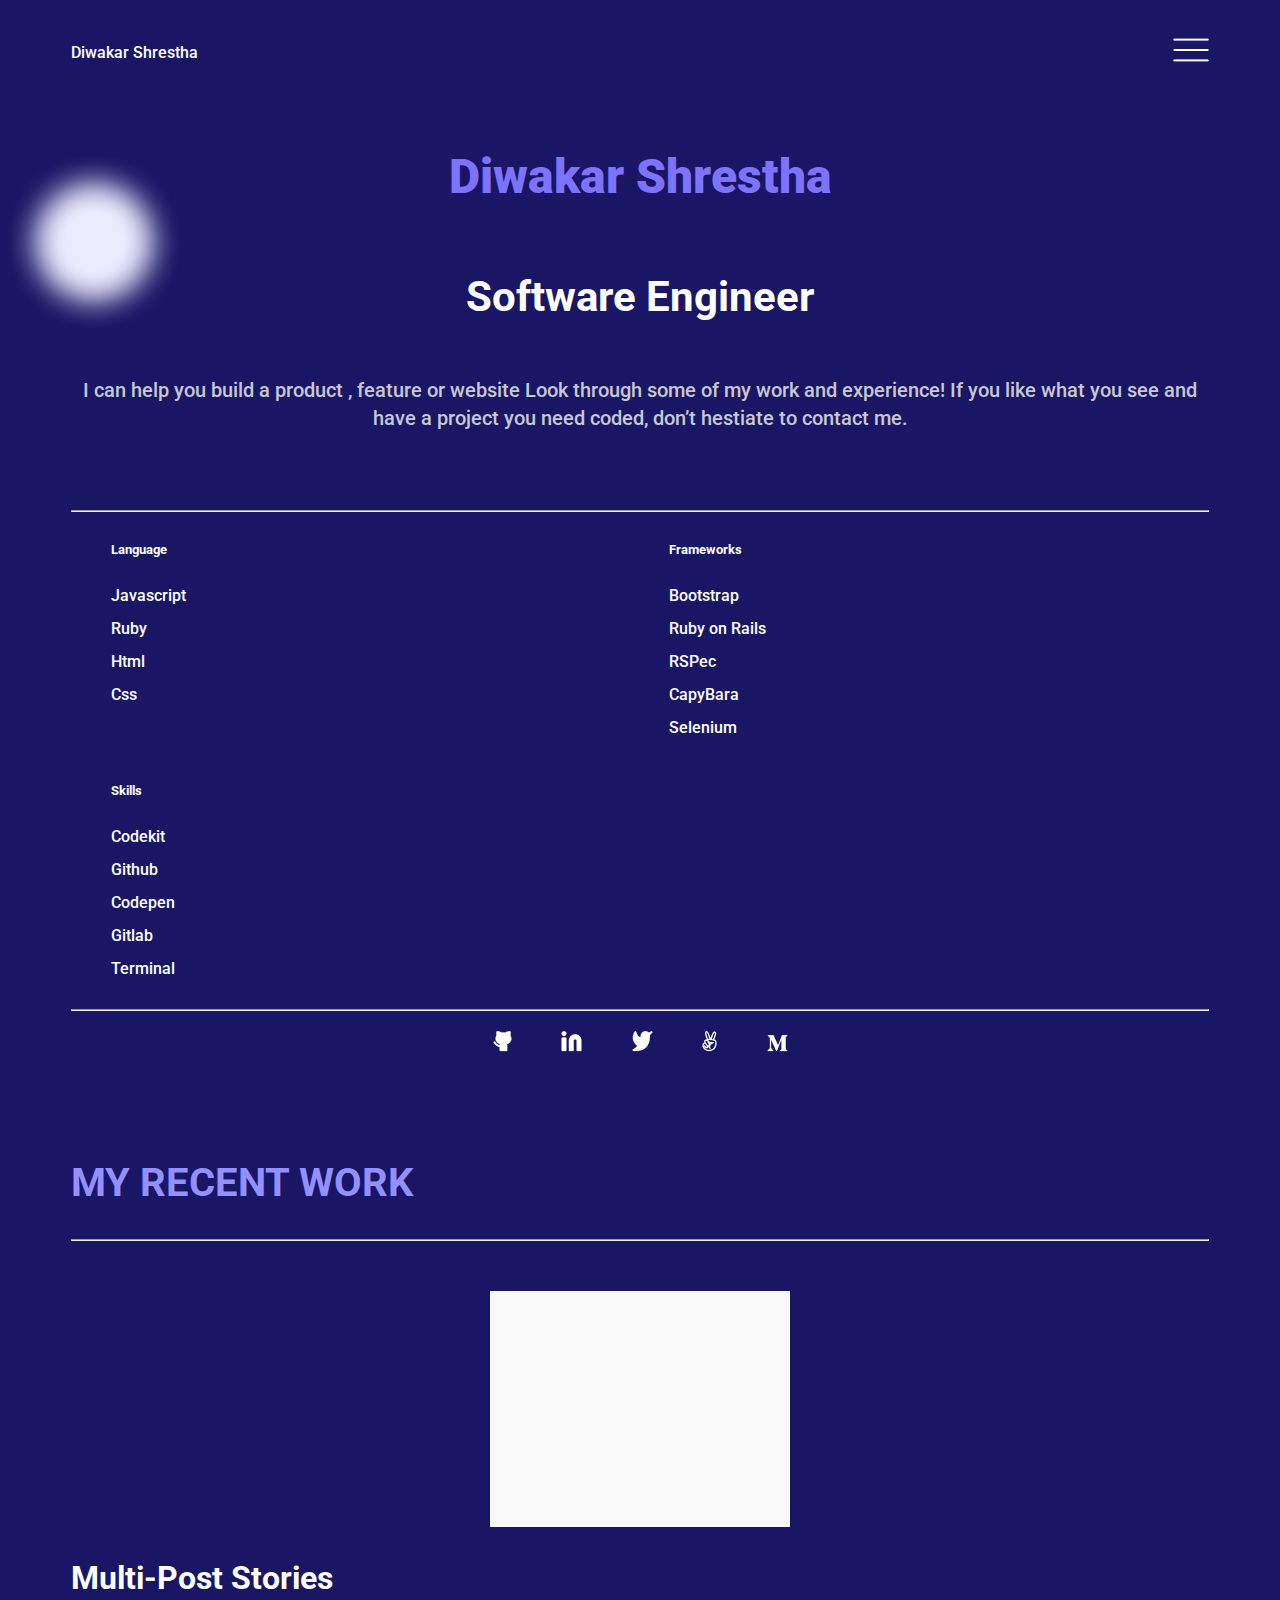
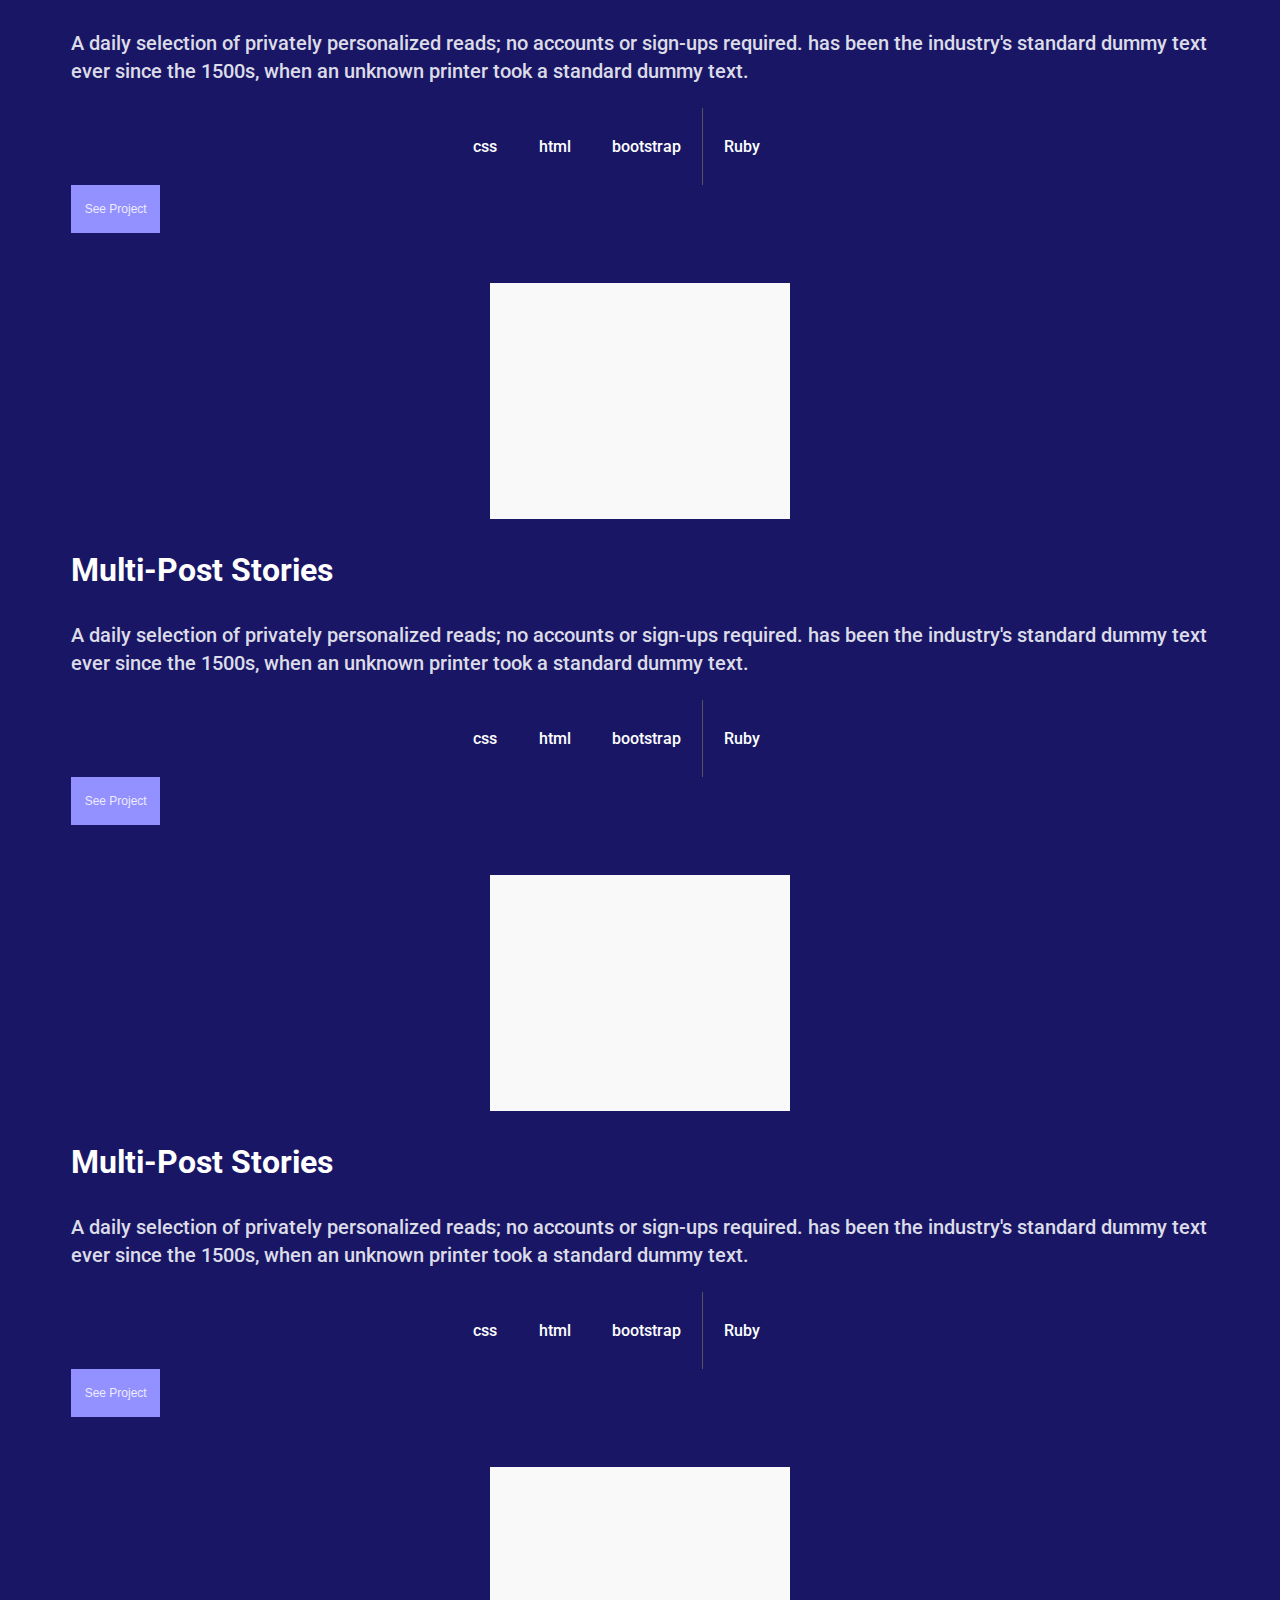
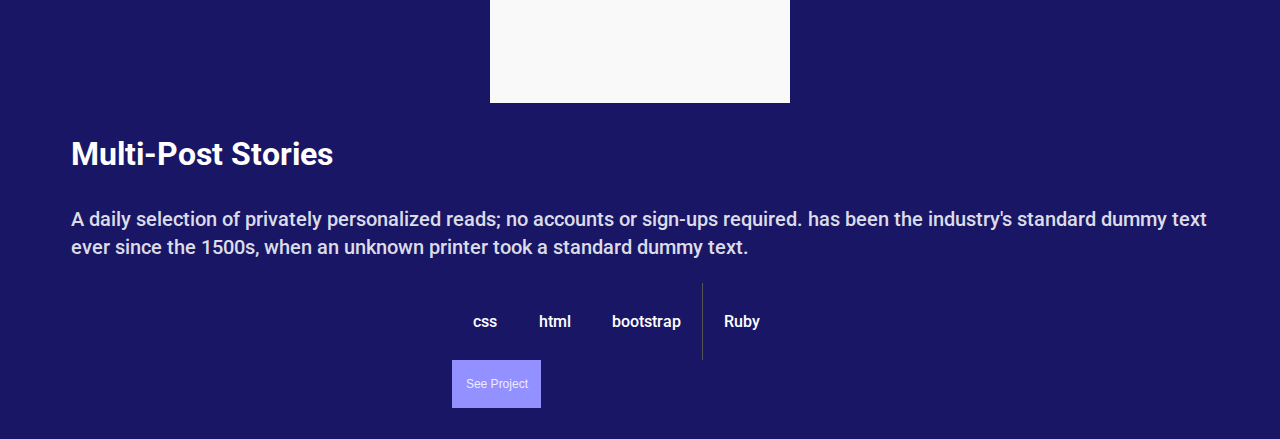
<file: index.html>
<!DOCTYPE html>
<html lang="en">
  <head>
    <meta charset="UTF-8" />
    <meta http-equiv="X-UA-Compatible" content="IE=edge" />
    <meta name="viewport" content="width=device-width, initial-scale=1.0" />
    <title>Diwakar Shrestha Portfolio</title>
    <link rel="stylesheet" href="./style.css" />
    <link
      href="https://fonts.googleapis.com/css?family=Roboto"
      rel="stylesheet"
    />
  </head>
  <body>
    <div class="wrapper">
      <header>
        <nav>
          <a class="box toggle"
            ><img src="images/toggle.png" alt="toggle-bar"
          /></a>
        </nav>
        <a class="box logo" href="#">Diwakar Shrestha</a>
      </header>

      <section class="headline">
        <h1 class="profile-name"><strong>Diwakar Shrestha</strong></h1>
        <h2 class="position">Software Engineer</h2>
        <p class="supporting-text">
          I can help you build a product , feature or website Look through some
          of my work and experience! If you like what you see and have a project
          you need coded, don’t hestiate to contact me.
        </p>
      </section>

      <section class="work">
        <h2>MY RECENT WORK</h2>
        <hr />

        <div class="project-grid">
          <div class="project project1">
            <img src="images/project.png" alt="project2" />
            <div class="project-card">
              <h3 class="project-title">Multi-Post Stories</h3>
              <p class="project-descrption">
                A daily selection of privately personalized reads; no accounts
                or sign-ups required. has been the industry's standard dummy
                text ever since the 1500s, when an unknown printer took a
                standard dummy text.
              </p>
              <ul class="tech-stack">
                <li class="tech tech1">css</li>
                <li class="tech tech2">html</li>
                <li class="tech tech3">bootstrap</li>
                <li class="tech tech4">Ruby</li>
              </ul>
              <button>See Project</button>
            </div>
          </div>

          <div class="project project2">
            <img src="images/project.png" alt="project2" />
            <div class="project-card">
              <h3 class="project-title">Multi-Post Stories</h3>
              <p class="project-descrption">
                A daily selection of privately personalized reads; no accounts
                or sign-ups required. has been the industry's standard dummy
                text ever since the 1500s, when an unknown printer took a
                standard dummy text.
              </p>
              <ul class="tech-stack">
                <li class="tech tech1">css</li>
                <li class="tech tech2">html</li>
                <li class="tech tech3">bootstrap</li>
                <li class="tech tech4">Ruby</li>
              </ul>
              <button>See Project</button>
            </div>
          </div>

          <div class="project project3">
            <img src="images/project.png" alt="project2" />
            <div class="project-card">
              <h3 class="project-title">Multi-Post Stories</h3>
              <p class="project-descrption">
                A daily selection of privately personalized reads; no accounts
                or sign-ups required. has been the industry's standard dummy
                text ever since the 1500s, when an unknown printer took a
                standard dummy text.
              </p>
              <ul class="tech-stack">
                <li class="tech tech1">css</li>
                <li class="tech tech2">html</li>
                <li class="tech tech3">bootstrap</li>
                <li class="tech tech4">Ruby</li>
              </ul>
              <button>See Project</button>
            </div>
          </div>

          <div class="project project4">
            <img src="images/project.png" alt="project2" />
            <div class="project-card">
              <h3 class="project-title">Multi-Post Stories</h3>
              <p class="project-descrption">
                A daily selection of privately personalized reads; no accounts
                or sign-ups required. has been the industry's standard dummy
                text ever since the 1500s, when an unknown printer took a
                standard dummy text.
              </p>
              <ul class="tech-stack">
                <li class="tech tech1">css</li>
                <li class="tech tech2">html</li>
                <li class="tech tech3">bootstrap</li>
                <li class="tech tech4">Ruby</li>
                <button>See Project</button>
              </ul>
            </div>
          </div>
        </div>
      </section>

      <section class="about-me">
        <hr />
        <div class="skill-grid">
          <div class="skill language">
            <h5>Language</h5>
            <ul>
              <li>Javascript</li>
              <li>Ruby</li>
              <li>Html</li>
              <li>Css</li>
            </ul>
          </div>

          <div class="skill frameworks">
            <h5>Frameworks</h5>
            <ul>
              <li>Bootstrap</li>
              <li>Ruby on Rails</li>
              <li>RSPec</li>
              <li>CapyBara</li>
              <li>Selenium</li>
            </ul>
          </div>

          <div class="skill skills">
            <h5>Skills</h5>
            <ul>
              <li>Codekit</li>
              <li>Github</li>
              <li>Codepen</li>
              <li>Gitlab</li>
              <li>Terminal</li>
            </ul>
          </div>
        </div>
        <hr />
        <div class="socials">
          <a href="#" class="social"
            ><img src="images/github.png" alt="github"
          /></a>
          <a href="#" class="social"
            ><img src="images/linkedin.png" alt="linkedin"
          /></a>
          <a href="#" class="social"
            ><img src="images/twitter.png" alt="twitter"
          /></a>
          <a href="#" class="social"
            ><img src="images/anglelist.png" alt="anglelist"
          /></a>
          <a href="#" class="social"
            ><img src="images/myspace.png" alt="myspace"
          /></a>
        </div>
      </section>
    </div>
  </body>
</html>
</file>
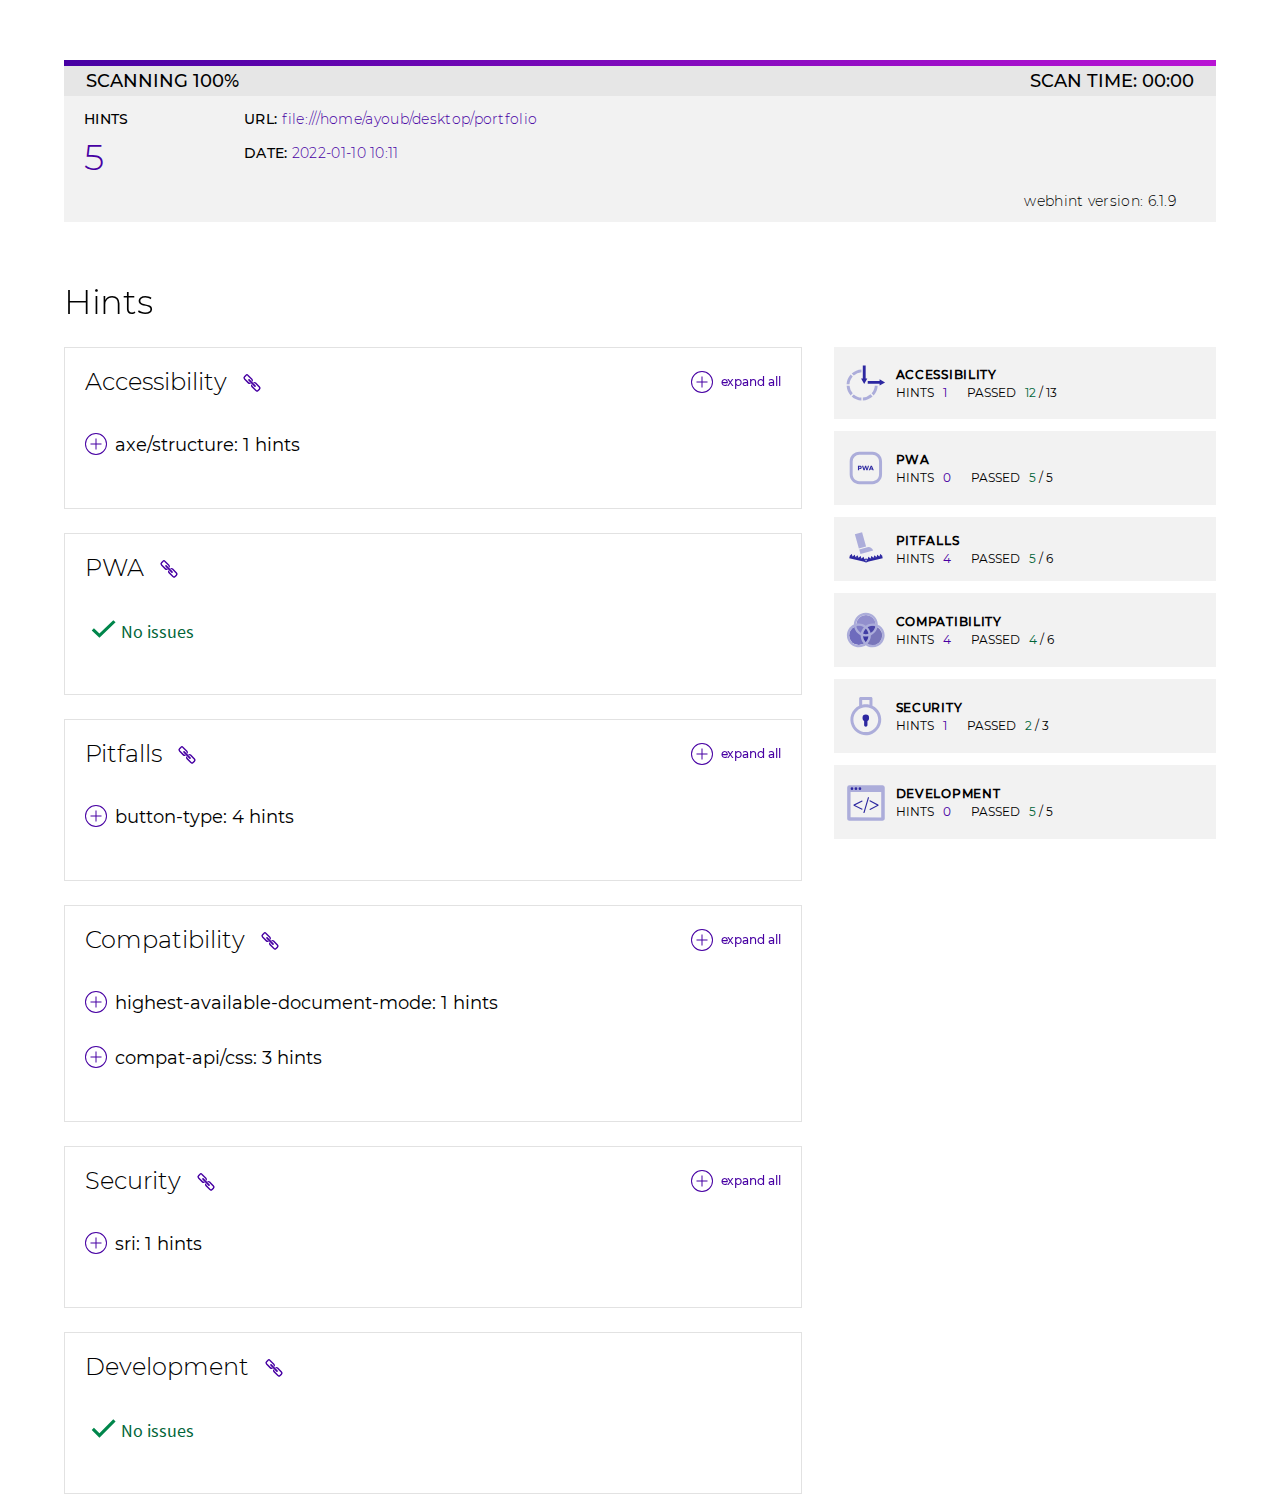
<file: hint-report/file--home-ayoub-Desktop-portfolio.html>
<!DOCTYPE html>
<html lang="en">
<head>
    <meta charset="utf-8">
    <title>Webhint</title>
    <meta name="viewport" content="width=device-width, initial-scale=1">
    
    
        <link rel="icon" href="[data-uri]">
    



    
        <style>
            /* Content from file: styles/fonts.css */
            @font-face {
    font-family: "Montserrat";
    font-style: normal;
    font-weight: 300;
    src: local("Montserrat Light"), local("Montserrat-Light"), url('[data-uri]') format("woff2"), url('[data-uri]') format("woff");
    unicode-range: U+0000-00FF, U+0131, U+0152-0153, U+02BB-02BC, U+02C6, U+02DA, U+02DC, U+2000-206F, U+2074, U+20AC, U+2122, U+2191, U+2193, U+2212, U+2215, U+FEFF, U+FFFD;
}

@font-face {
    font-family: "Montserrat";
    font-style: normal;
    font-weight: 400;
    src: local("Montserrat Regular"), local("Montserrat-Regular"), url('[data-uri]') format("woff2"), url('[data-uri]') format("woff");
    unicode-range: U+0000-00FF, U+0131, U+0152-0153, U+02BB-02BC, U+02C6, U+02DA, U+02DC, U+2000-206F, U+2074, U+20AC, U+2122, U+2191, U+2193, U+2212, U+2215, U+FEFF, U+FFFD;
}

@font-face {
    font-family: "Montserrat";
    font-style: normal;
    font-weight: 500;
    src: local("Montserrat Medium"), local("Montserrat-Medium"), url('[data-uri]') format("woff2"), url('[data-uri]') format("woff");
    unicode-range: U+0000-00FF, U+0131, U+0152-0153, U+02BB-02BC, U+02C6, U+02DA, U+02DC, U+2000-206F, U+2074, U+20AC, U+2122, U+2191, U+2193, U+2212, U+2215, U+FEFF, U+FFFD;
}

@font-face {
    font-family: "Source Sans Pro";
    font-style: normal;
    font-weight: 400;
    src: local("Source Sans Pro Regular"), local("SourceSansPro-Regular"), url('[data-uri]') format("woff2"), url('[data-uri]') format("woff");
    unicode-range: U+0000-00FF, U+0131, U+0152-0153, U+02BB-02BC, U+02C6, U+02DA, U+02DC, U+2000-206F, U+2074, U+20AC, U+2122, U+2191, U+2193, U+2212, U+2215, U+FEFF, U+FFFD;
}

        </style>
    
        <style>
            /* Content from file: styles/base.css */
            /*
 *	BASE
 * =============================================
 */

* {
    box-sizing: border-box;
    margin: 0;
    padding: 0;
}

a {
    text-decoration: none;
}

a:hover {
    text-decoration: underline;
}

button, input, select {
    font: inherit;
}

img {
    border: 0;
}

/* Style focusable elements that need focus ring. Others reset and receive border styles in controls/color.css */
a:focus,
li:focus,
ul:focus,
button:focus,
summary:focus,
[tabindex="0"]:focus {
    outline: 1px dashed;
}

/*
Vertical rhythm
Sets a margin on select block level elements that have a previous sibling.
 */

* + p,
* + ol,
* + ul,
* + dl,
* + fieldset,
* + label,
* + pre,
* + blockquote,
* + img {
    margin-top: 2.4rem;
}

        </style>
    
        <style>
            /* Content from file: styles/controls.css */
            /*
 * BUTTONS
 * ---------------------------------------------
 */

button,
a.button {
    min-width: 16rem;
    max-width: 100%;
    border: 1px solid transparent;

    /* needed to override Chrome styles */
    border-radius: 0;
    padding: 1.2rem 1.6rem;

    color: #fff;
    letter-spacing: .1rem;
    text-transform: uppercase;

    overflow: hidden;
    white-space: nowrap;
    text-overflow: ellipsis;

    /* needed for .button as doesn’t always get default control behaviours */
    display: inline-block;
    text-align: center;
    cursor: pointer;
}

button:hover,
button:focus,
.button:hover,
.button:focus {
    border-color: hsla(0, 0%, 0%, .4);
}

button:active,
.button:active {
    border-color: transparent;
    background-color: hsla(0, 0%, 0%, .4);
}

        </style>
    
        <style>
            /* Content from file: styles/type.css */
            /*
 * TYPOGRAPHY
 * =============================================
 */

/*
    Base font size: 10px for easy rem to px conversion.
    Use % so if user increases their default font-size, it doesn’t wipe that out
*/
html {
    font-size: 62.5%;
}

/* use em rather than rem due to IE9–10 rem in font shorthand bug. */
body {
    font: 1.8em/1.4 base, "Source Sans Pro", Verdana, sans-serif;
}

/*	Headings and Captions */

/* only elements get top margin. Semantic classes only get the font/text styles */
h1,
h2,
h3,
h4,
h5,
button,
legend,
.headline,
.heading,
.subheading,
.title,
.subtitle,
.subtitle--alt,
.caption--alt,
.button,
.button--alt,
.scan-heading,
.category,
.rule-list,
.rule-title,
.rule-tile__category,
[class*="-badge"],
.scan-overview,
.docs-button,
.anchor-top,
.feature__cta {
    font-family: "Montserrat", sans-serif;
}


h1,
h2,
.headline,
.heading,
.scan-heading {
    letter-spacing: -.01em;

    position: relative;
    max-width: 64rem;
    z-index: 1;
}

.headline::before,
.heading::before {
    content: "";
    position: absolute;
    left: 0;
    top: -.5rem;
    height: .5rem;
    width: 5rem;
}

h1,
h2,
h3,
h6,
caption,
.headline,
.heading,
.subheading,
.title,
.subcaption {
    font-weight: 300;
    line-height: 1.2;
}

h3,
h4,
.title,
.subtitle,
.subtitle--alt {
    font-weight: 300;
}

h2,
.subheading {
    font-size: 2.6rem;
}

h3,
.title,
.scan-heading {
    font-size: 2rem;
}

h4,
caption,
.subtitle {
    font-size: 1.8rem;
}

@media (min-width: 48em) {

    h2,
    .subheading {
        font-size: 3.4rem;
    }

    h3,
    .title {
        font-size: 2.4rem;
    }

    h4,
    caption,
    .subtitle {
        font-size: 2rem;
    }

}

/* Maximum line lengths */
details,
p,
li {
    max-width: 64rem;
}

        </style>
    
        <style>
            /* Content from file: styles/layouts.css */
            /*
 * LAYOUTS
 * =============================================
 * @Dependencies: base.css, structure.css
 */

.container::after,
.layout::after,
.module::after {
    display: block;
    clear: both;
    content: "";
}

.layout {
    margin-right: 0;
    margin-left: 0;
}

.module {
    margin-top: 2.4rem;
    width: 100%;
}

.module:first-child {
    margin-top: 0;
}

@media (min-width: 33.75em) {

    .layout {
        margin-right: -1.2rem;
        margin-left: -1.2rem;
    }

    .module {
        float: left;
        padding-right: 1.2rem;
        padding-left: 1.2rem;
    }

}

@media (min-width: 48em) {

    .layout {
        margin-left: -1.6rem;
        margin-right: -1.6rem;
    }

    .module {
        padding-right: 1.6rem;
        padding-left: 1.6rem;
    }

}

/* Primary + Secondary */

@media (min-width: 48em) {

    .module--primary,
    .module--secondary {
        float: left;
        width: 50%;
        margin-top: 0;
    }

    .layout--basic--alt .module--secondary,
    .layout--basic--offset--alt .module--secondary {
        float: right;
    }

}

@media (min-width: 60em) {

    .layout--basic .module--primary,
    .layout--basic--alt .module--primary {
        width: 62.5%;
    }

    .layout--basic .module--secondary,
    .layout--basic--alt .module--secondary {
        width: 33.333%;
    }

    .layout--basic--offset .module--primary,
    .layout--basic--offset--alt .module--primary {
        width: 58.333%;
    }

    .layout--basic--offset .module--secondary,
    .layout--basic--offset--alt .module--secondary {
        width: 37.5%;
    }

}

        </style>
    
        <style>
            /* Content from file: styles/structure.css */
            /*
 * BASIC STRUCTURE
 * =============================================
 * @Dependencies: base.css
 */

body {
    overflow-x: hidden;
}

/* Limit widths */
hr,
.container {
    max-width: 144rem;
}

/* Standard sections and subsections */
.section,
hr {
    margin-top: 4.8rem;
}



/*
Containing element goes INSIDE sections,
as some sections are full-bleed on the page.
 */

.container {
    width: 100%;
    padding-right: 1rem;
    padding-left: 1rem;
}

.container .container,
.container hr {
    width: auto;
}

@media (min-width: 48em) {

    .content > header,
    .section,
    hr {
        margin-top: 6rem;
    }

}

/* @TODO: Revert to 56.2em when extensions is removed from header */
@media (min-width: 58em) {

    hr,
    .container {
        width: 90%;
        margin-right: auto;
        margin-left: auto;
        padding-right: 0;
        padding-left: 0;
    }

}

        </style>
    
        <style>
            /* Content from file: styles/anchor-top.css */
            a.anchor-top {
    position: fixed;
    right: 2.4rem;
    bottom: 2.4rem;

    width: 5rem;
    height: 6rem;

    padding: 3.3rem 1.2rem 1rem 1.2rem;

    font-size: 1.3rem;
    background: hsla(266, 100%, 32%, .7);
    color: #fff;
    text-transform: uppercase;

    border-radius: .4rem;
}

a.anchor-top:hover, a.anchor-top:focus {
    background: hsla(266, 100%, 32%, .8);
    text-decoration: none;
}

a.anchor-top:focus {
    outline: 1px dashed #4700a3;
}

a.anchor-top:active {
    background: hsla(266, 100%, 32%, 1);
}

a.anchor-top::before {
    content: url('[data-uri]');
    display: inline-block;
    position: absolute;
    width: 2.5rem;
    top: 1.4rem;
    left: 0;
    padding: 0 1.25rem;
}

        </style>
    
        <style>
            /* Content from file: styles/scan/scan-results.css */
            /*
* SCAN RESULTS
* =============================================
* @Dependencies: base.css, structure.css, type.css
*/

.menu-open {
    overflow: hidden;
}

/* SCAN OVERVIEW */

.scan-overview {
    margin-bottom: 2.4rem;
    width: 100%;
}

.scan-overview__status {
    background-color: #e6e6e6;
    display: flex;
    font-size: 1.8rem;
    font-weight: 500;
    justify-content: space-between;
    line-height: 1.8rem;
    margin: 0;
    padding: 1.2rem 2.2rem .6rem;
    position: relative;
    text-transform: uppercase;
}

.scan-overview__status * {
    margin-top: 0;
}

.scan-overview__progress-bar {
    background-image: linear-gradient(270deg, #4700a3, #b914d4);
    background-size: 300%;
    height: 6px;
    left: 0;
    position: absolute;
    top: 0;
    transition: width 1s 0s linear;
    width: 0;
    animation: progressBarAnimation 2s ease infinite;
}

.scan-overview__progress-bar.end-animation {
    animation: none;
    background-size: 100%;
    background-image: linear-gradient(to right, #4700a3, #b914d4);
}

@keyframes progressBarAnimation {

    0% {
        background-position: 0% 50%
    }
    50% {
        background-position: 100% 50%
    }
    100% {
        background-position: 0% 50%
    }

}

.scan-overview--details {
    background-color: #f2f2f2;
    padding: 1.4rem 2rem;
    position: relative;
}

.scan-overview--debug-details {
    display: flex;
}

.scan-overview__scan-time {
    display: none;
    margin: 0;
}

.scan-overview--version {
    margin-right: 2rem;
}

.scan-overview--version .scan-overview__subheader,
.scan-overview--config .scan-overview__subheader {
    text-transform: none;
}

.scan-overview__subheader {
    font-size: 1.4rem;
    font-weight: 500;
    letter-spacing: .03rem;
    margin-top: 1.4rem;
    max-width: none;
    text-transform: uppercase;
}

.scan-overview__subheader span {
    color: #4700a3;
    font-weight: 300;
}

.scan-overview--debug-details .scan-overview__subheader {
    color: #000;
    font-weight: 300;
}

.scan-overview--debug-details .scan-overview__subheader span {
    color: #000;
}

.overview--url__url {
    text-transform: lowercase;
}

[class*="scan-overview__body--"] {
    font-size: 4.8rem;
    font-weight: 200;
    letter-spacing: .03rem;
    margin-right: 1rem;
    margin-top: .2rem;
    min-width: 15rem;
    text-transform: uppercase;
}

.scan-overview__body--purple {
    color: #4700a3;
}

.scan-overview__body__permalink {
    overflow-wrap: break-word;
    word-wrap: break-word;
}

.scan-overview__body__permalink .permalink-content {
    text-transform: none;
}

.permalink-copy {
    background-color: transparent;
    font-weight: 300;
    min-width: 2rem;
    padding: 0;
    text-align: left;
    white-space: normal;
}

.permalink-copy img {
    vertical-align: middle;
    width: 2rem;
}

.scan-overview__body__link {
    color: #000;
    display: inline-block;
    font-weight: 300;
}

@media (min-width: 33.75em) {

    .scan-overview--details {
        display: flex;
        justify-content: flex-start;
        padding-bottom: 4rem;
    }

    .scan-overview--more-details {
        display: flex;
        flex-wrap: wrap;
        justify-content: flex-start;
    }

    .scan-overview--scan-links {
        margin-right: 2rem;
    }

    .scan-overview__scan-time {
        display: block;
    }

    .scan-overview--scan-links .scan-overview__subheader {
        margin-bottom: 1.4rem;
    }

    .scan-overview--debug-details {
        bottom: 1rem;
        position: absolute;
        right: 2rem;
    }

    .scan-overview__subheader {
        margin-top: 0;
    }
}

@media (min-width: 58em) {
    [class*="scan-overview__body--"] {
        font-size: 3.6rem;
    }
}

/* OVERVIEW TILES */

.module.module--categories {
    margin-top: 0;
    width: 100%;
}

.rule-categories {
    position: fixed;
    left: 0;
    padding: 0 2rem;
    width: 100%;
    background-color: #fff;
    z-index: 5;
    bottom: calc(-100% + 5rem);
    height: calc(100% - 5rem);
    transition: bottom .5s ease-out;
}

.rule-categories.open {
    bottom: 5rem;
}

.rule-categories a {
    text-decoration: none;
}

.rule-tile--wrapper {
    border: 1px solid #979797;
    border-top: none;
    display: block;
}

.rule-tile--wrapper:first-child {
    border-top: 1px solid #979797;
}

.rule-tile {
    align-items: center;
    background-color: #f2f2f2;
    color: #000;
    display: flex;
    justify-content: space-evenly;
    padding: 1.2rem;
}

.rule-icon {
    margin-top: 0;
    max-width: 3.1rem;
    width: 100%;
}

a > .rule-tile:hover {
    background-color: rgba(64, 69, 221, 0.2);
    text-decoration: none;
}

.rule-tile__category {
    color: #000;
    flex: 1;
    font-size: 1.2rem;
    font-weight: 600;
    letter-spacing: .07rem;
    margin: 0 0 0 1rem;
    max-width: 19rem;
    text-transform: uppercase;
    white-space: nowrap;
}

.rule-tile__hints {
    color: #4700a3;
}

.rule-tile__passed {
    color: #006538;
}

.rule-tile__info {
    align-items: center;
    display: flex;
    flex-grow: 1;
    justify-content: space-between;
}

.rule-tile__results {
    display: flex;
    flex: 1;
    justify-content: space-around;
}

.rule-tile__result-wrapper {
    margin-left: 2.4rem;
    text-align: center;
}

.rule-tile__result-wrapper p {
    margin: 0;
}

.rule-tile__sub-category {
    /* move to type.css */
    font-family: "Montserrat", sans-serif;
    font-size: 1.4rem;
    font-weight: 500;
    flex: 1;
    text-transform: uppercase;
}

.show-categories {
    background-color: #4713a0;
    bottom: 0;
    height: 5rem;
    left: 0;
    position: fixed;
    text-transform: uppercase;
    width: 100%;
    z-index: 10;
}


@media (min-width: 33.75em) {

    .module.module--categories {
        float: none;
    }

    .rule-tile__category {
        font-size: 1.4rem;
    }

    .rule-tile__sub-category {
        font-size: 1.6rem;
        font-weight: 400;
    }

    .rule-icon {
        max-width: 4rem;
        max-height: 5rem;
    }

}

@media (min-width: 48em) {

    .module.module--categories {
        float: right;
        margin-top: 2.4rem;
        position: sticky;
        top: 1rem;
        width: 35%;
    }

    .module.module--results {
        width: 65%;
    }
    .show-categories {
        display: none;
    }

    .rule-categories {
        display: block;
        padding: 0;
        position: static;
    }

    .rule-tile {
        margin: 0 0 1.2rem;
    }

    .rule-tile--wrapper {
        border: none;
    }

    .rule-tile--wrapper:first-child {
        border-top: none;
    }

}

@media (min-width: 48em) and (max-width: 82.5em) {

    .rule-tile__info {
        flex-direction: column;
        justify-content: center;
        align-items: start;
    }

    .rule-tile__category {
        font-size: 1.2rem;
    }

    .rule-tile__results {
        justify-content: start;
        line-height: 1.3rem;
        margin-left: 1rem;
        width: 100%;
    }

    .rule-tile__result-wrapper {
        margin: 0;
    }

    .rule-tile__result-wrapper:first-child {
        margin-right: 2rem;
    }

    .rule-tile__result-wrapper p {
        display: inline-block;
    }

    .rule-tile__result-wrapper p span {
        margin-left: .5rem;
    }

    .rule-tile__sub-category {
        font-size: 1.2rem;
    }

}

/* SCAN DETAILS */

.rule-result {
    border: 1px solid #e2e2e2;
    margin-top: 2.4rem;
    padding: 2rem;
}

.rule-result--category {
    align-items: center;
    display: flex;
    justify-content: space-between;
    margin-bottom: 3.6rem;
}

.hint-link::after {
	position: absolute;
	content: url('[data-uri]');
	display: inline-block;
	width: 2rem;
	margin-top: .3rem;
	margin-left: 1.5rem;
}

.button-expand-all {
    background: rgba(255, 255, 255, 0) url('[data-uri]') 0 0 no-repeat;
    border: 0;
    color: #4700a3;
    font-size: 1.2rem;
    font-weight: 500;
    height: 2.2rem;
    letter-spacing: -.1px;
    line-height: 2.2rem;
    min-width: 0;
    padding: 0 0 0 3rem;
    position: relative;
}

.button-expand-all.closed {
    background-position: 0 -2.2rem;
}

.rule-result h3 {
    display: flex;
    text-transform: capitalize;
}

.rule-result--details {
    /* display: block; is necessary for Edge */
    display: block;
    margin-bottom: 3rem;
    max-width: none;
    width: 100%;
}

.rule-result--details > .rule-content {
    display: none;
}

.rule-result--details[open] > .rule-content {
    display: block;
}

.rule-title {
    cursor: pointer;
    font-size: 1.8rem;
    font-weight: 400;
    padding-left: 3rem;
    list-style: none;
}

.rule-title::-webkit-details-marker {
    display: none;
}

.rule-title::before {
    background: url('[data-uri]') no-repeat 0 -22px;
    content: "";
    height: 22px;
    position: absolute;
    width: 22px;
    margin-left: -3rem;
}

.rule-result--details[open] .rule-title::before {
    background-position: 0 0;
}

.rule-content {
    border-top: 1px solid #979797;
    display: flex;
    flex-flow: column;
    margin-top: .8rem;
}

.rule-result--details__hint-number {
    color: #4700a3;
}

.rule-result--details__hint-link,
.rule-result--details__hint-link:visited {
    color: #4700a3;
}

.rule-doc-buttons {
    background-color: #fff;
    padding-top: 1rem;
    position: sticky;
    top: 0;
    z-index: 1;
}

.rule-doc-button {
    background: #4700a3;
    display: inline-block;
    font-size: 1.4rem;
    font-weight: 500;
    padding: .6rem 3.5rem .6rem 1rem;
    position: relative;
    text-decoration: none;
}

.rule-doc-button,
.rule-doc-button:visited {
    color: #fff;
}

.rule-doc-button:nth-child(2) {
    margin-left: 1rem;
}

.rule-doc-icon {
    background: url('[data-uri]') no-repeat right center;
    height: 100%;
    position: absolute;
    right: 1rem;
    top: 0;
    width: 20px;
}

button {
    text-transform: none;
}

.rule-result--details__body {
    padding: 1.4rem 0;
    margin-left: 3rem;
}

.rule-result--details__body p {
    overflow-wrap: break-word;
    word-wrap: break-word;
}

.rule-result--details__body > * {
    margin-top: 2rem;
}

.rule-result--details__body code {
    background-color: hsla(238, 65%, 90%, .6);
    border-radius: .3rem;
    padding: .2rem .4rem;
}

.rule-result__code {
    background-color: #f4f4f4;
    margin-top: 3rem;
    padding: 2.4rem;
    /* Hanlde long urls */
    overflow-wrap: break-word;
    word-wrap: break-word;
    -ms-word-break: break-all;
    word-break: break-word;
    /* Adds a hyphen where the word breaks, if supported (No Blink) */
    -ms-hyphens: auto;
    -moz-hyphens: auto;
    -webkit-hyphens: auto;
    hyphens: auto;
}

.rule-result__code code {
    background-color: #f4f4f4;
}

/* RULE RESULT MESSAGES */

.rule-result__message--compiling {
    color: #4700a3;
    margin-top: -2.6rem;
}

.rule-result__message--compiling p,
.rule-result__message--compiling__loader {
    display: inline-block;
}

.rule-result__message--compiling p {
    padding-left: 1.6rem;
}

.rule-result__message--compiling__loader {
    animation: spin 2s linear infinite;
    border: 3px solid #f3f3f3;
    border-radius: 50%;
    border-top: 3px solid #4700a3;
    height: 2.5rem;
    width: 2.5rem;
}

.rule-result__doc--list {
    padding-left: 2rem;
    margin-top: 0;
}

/* RESULTS LOADER ANIMATION */

@keyframes spin {

    0% {
        transform: rotate(0deg);
    }
    100% {
        transform: rotate(360deg);
    }

}

.rule-result__message--passed {
    color: #006538;
    padding-left: 3.6rem;
}

.rule-result__message--passed::before {
    content: url('[data-uri]');
    height: .5rem;
    position: absolute;
    width: 2.5rem;
    margin-left: -3rem;
}

/* INTEGRATION MESSAGES */

.rule-result--details__footer-msg {
    margin: 2.4rem 0 2.4rem 3rem;
}

.rule-result--details__footer-msg p {
    display: inline-block;
}

.rule-result--details__footer-msg img {
    margin-left: 1.2rem;
    margin-top: 0;
    vertical-align: middle;
    width: 15rem;
}

.rule-result--details__footer-msg img.axe-logo {
    width: 7rem;
}

/* SCAN QUEUE */

.scan-queue-bg-wrap {
    background-color: #3035a6;
    color: #fff;
    padding-bottom: 6rem;
}

.scan-queue-bg-wrap .breadcrumb ul,
.scan-queue-bg-wrap .breadcrumb ul a,
.scan-queue-bg-wrap > .subtitle {
    color: #fff;
}

.scan-queue__permalink {
    background-color: #fff;
    color: #000;
    max-width: 64rem;
    margin: 2.4rem 0;
    padding: 2.4rem;
    word-break: break-all;
}

/* SCAN ERROR */

.scanner-cta {
    position: relative;
}

.scanner-cta__link::after {
    content: url('[data-uri]');
    display: inline-block;
    left: 21rem;
    margin-top: .2rem;
    position: absolute;
    width: .8rem;
}

.scan-error {
    margin-top: 2.4rem;
}

/* PRINT STYLES */

@media print {

    .rule-categories {
        position: relative;
        margin: 1.2rem 0 0 0;
        padding: 0;
    }

    .show-categories {
        display: none;
    }

    .rule-tiles {
        padding: .6rem 1.2rem;
    }

    .button-expand-all {
        display: none;
    }

    .rule-doc-buttons {
        position: relative;
    }

    .rule-doc-button,
    .rule-doc-button:nth-child(2) {
        border: 1px solid #4700a3;
        color: #4700a3;
        background-color: #fff;
        padding: .6rem;
    }

    .rule-doc-icon {
        display: none;
    }

    .rule-result--details,
    .rule-result--details__hint-link,
    .rule-result--details__footer-msg {
        font-size: 75%;
    }

    .rule-result--details__body {
        border-top: 1px solid #d6d6d6;
    }

    .rule-content div:nth-child(2) {
        border-top: none;
    }

    .rule-result--details__body p {
        margin: .6rem 0 0 0;
    }

    .rule-result__code {
        border: 1px solid #d6d6d6;
        margin: 1.2rem 0 0 0;
        padding: 1.2rem;
    }

    .rule-result--details__footer-msg {
        margin: .6rem 0 1.2rem 3rem;
    }

    .rule-result--details__footer-msg img.axe-logo {
        width: 3rem;
    }

    .rule-title {
        padding-left: 0;
    }

    .hint-link::after,
    .rule-title::before {
        display: none;
    }

}

        </style>
    
        <style>
            /* Content from file: styles/highlight/default.min.css */
            .hljs{display:block;overflow-x:auto;padding:0.5em;background:#F0F0F0}.hljs,.hljs-subst{color:#444}.hljs-comment{color:#888888}.hljs-keyword,.hljs-attribute,.hljs-selector-tag,.hljs-meta-keyword,.hljs-doctag,.hljs-name{font-weight:bold}.hljs-type,.hljs-string,.hljs-number,.hljs-selector-id,.hljs-selector-class,.hljs-quote,.hljs-template-tag,.hljs-deletion{color:#880000}.hljs-title,.hljs-section{color:#880000;font-weight:bold}.hljs-regexp,.hljs-symbol,.hljs-variable,.hljs-template-variable,.hljs-link,.hljs-selector-attr,.hljs-selector-pseudo{color:#BC6060}.hljs-literal{color:#78A960}.hljs-built_in,.hljs-bullet,.hljs-code,.hljs-addition{color:#397300}.hljs-meta{color:#1f7199}.hljs-meta-string{color:#4d99bf}.hljs-emphasis{font-style:italic}.hljs-strong{font-weight:bold}
        </style>
    
</head>
<body>
    <div class="section container">
    <div class="scan-overview" data-id="1641809515462" id="main">
        <div class="scan-overview__status">
            <div id="scan-percentage-bar" class="scan-overview__progress-bar end-animation" style="width: 100%"></div>
            <p>scanning <span id="scan-percentage">100%</span></p>
            <p class="scan-overview__scan-time">
                scan time: <span id="scan-time">00:00</span>
            </p>
        </div>
        <div class="scan-overview--details">
            <div class="scan-overview--hints">
                <p class="scan-overview__subheader">hints</p>
                <p class="scan-overview__body--purple large" id="total-hints">5</p>
            </div>
            <div class="scan-overview--more-details">
                <div class="scan-overview--scan-links">
                    <div class="scan-overview--url">
                        <p class="scan-overview__subheader">url: <span class="overview--url__url">file:///home/ayoub/Desktop/portfolio</span></p>
                    </div>
                    
                        <div class="scan-overview--time-stamp">
                            <p class="scan-overview__subheader">Date: <span id="scan-date" class="overview--time-stamp__time-stamp" data-date="2022-01-10T10:11:54.709Z">2022-01-10T10:11:54.709Z</span></p>
                        </div>
                    
                </div>
                
            </div>
            <div class="scan-overview--debug-details">
                <div class="scan-overview--version">
                    <p class="scan-overview__subheader">webhint version: <span id="version">6.1.9</span></p>
                </div>
                
            </div>
        </div>
    </div>
    
    <section id="results-container" class="section container" aria-labelledby="hints" aria-live="polite">
        <h2 id="hints">Hints</h2>
        <div class="layout layout--basic--offset--alt">
            <div class="module module--secondary module--categories">
                <button aria-control="categories-list" class="show-categories" id="show-categories">Jump to category</button>
                <div class="rule-categories" id="categories-list">
                                            <a class="rule-tile--wrapper" id="summary-accessibility" href="#category-accessibility">
    <div class="rule-tile">
        <img src="[data-uri]" class="rule-icon" alt="" role="presentation">
        <div class="rule-tile__info">
            <p class="rule-tile__category">Accessibility</p>
            <div class="rule-tile__results">
                <div class="rule-tile__result-wrapper">
                    <p class="rule-tile__sub-category">hints</p>
                    <p class="rule-tile__sub-category rule-tile__hints"><span>1</span></p>
                </div>
                <div class="rule-tile__result-wrapper">
                    <p class="rule-tile__sub-category">passed</p>
                    <p class="rule-tile__sub-category"><span class="rule-tile__passed">12</span>&nbsp;/&nbsp;13</p>
                </div>
            </div>
        </div>
    </div>
</a>

                                            <a class="rule-tile--wrapper" id="summary-pwa" href="#category-pwa">
    <div class="rule-tile">
        <img src="[data-uri]" class="rule-icon" alt="" role="presentation">
        <div class="rule-tile__info">
            <p class="rule-tile__category">PWA</p>
            <div class="rule-tile__results">
                <div class="rule-tile__result-wrapper">
                    <p class="rule-tile__sub-category">hints</p>
                    <p class="rule-tile__sub-category rule-tile__hints"><span>0</span></p>
                </div>
                <div class="rule-tile__result-wrapper">
                    <p class="rule-tile__sub-category">passed</p>
                    <p class="rule-tile__sub-category"><span class="rule-tile__passed">5</span>&nbsp;/&nbsp;5</p>
                </div>
            </div>
        </div>
    </div>
</a>

                                            <a class="rule-tile--wrapper" id="summary-pitfalls" href="#category-pitfalls">
    <div class="rule-tile">
        <img src="[data-uri]" class="rule-icon" alt="" role="presentation">
        <div class="rule-tile__info">
            <p class="rule-tile__category">Pitfalls</p>
            <div class="rule-tile__results">
                <div class="rule-tile__result-wrapper">
                    <p class="rule-tile__sub-category">hints</p>
                    <p class="rule-tile__sub-category rule-tile__hints"><span>4</span></p>
                </div>
                <div class="rule-tile__result-wrapper">
                    <p class="rule-tile__sub-category">passed</p>
                    <p class="rule-tile__sub-category"><span class="rule-tile__passed">5</span>&nbsp;/&nbsp;6</p>
                </div>
            </div>
        </div>
    </div>
</a>

                                            <a class="rule-tile--wrapper" id="summary-compatibility" href="#category-compatibility">
    <div class="rule-tile">
        <img src="[data-uri]" class="rule-icon" alt="" role="presentation">
        <div class="rule-tile__info">
            <p class="rule-tile__category">Compatibility</p>
            <div class="rule-tile__results">
                <div class="rule-tile__result-wrapper">
                    <p class="rule-tile__sub-category">hints</p>
                    <p class="rule-tile__sub-category rule-tile__hints"><span>4</span></p>
                </div>
                <div class="rule-tile__result-wrapper">
                    <p class="rule-tile__sub-category">passed</p>
                    <p class="rule-tile__sub-category"><span class="rule-tile__passed">4</span>&nbsp;/&nbsp;6</p>
                </div>
            </div>
        </div>
    </div>
</a>

                                            <a class="rule-tile--wrapper" id="summary-security" href="#category-security">
    <div class="rule-tile">
        <img src="[data-uri]" class="rule-icon" alt="" role="presentation">
        <div class="rule-tile__info">
            <p class="rule-tile__category">Security</p>
            <div class="rule-tile__results">
                <div class="rule-tile__result-wrapper">
                    <p class="rule-tile__sub-category">hints</p>
                    <p class="rule-tile__sub-category rule-tile__hints"><span>1</span></p>
                </div>
                <div class="rule-tile__result-wrapper">
                    <p class="rule-tile__sub-category">passed</p>
                    <p class="rule-tile__sub-category"><span class="rule-tile__passed">2</span>&nbsp;/&nbsp;3</p>
                </div>
            </div>
        </div>
    </div>
</a>

                                            <a class="rule-tile--wrapper" id="summary-development" href="#category-development">
    <div class="rule-tile">
        <img src="[data-uri]" class="rule-icon" alt="" role="presentation">
        <div class="rule-tile__info">
            <p class="rule-tile__category">Development</p>
            <div class="rule-tile__results">
                <div class="rule-tile__result-wrapper">
                    <p class="rule-tile__sub-category">hints</p>
                    <p class="rule-tile__sub-category rule-tile__hints"><span>0</span></p>
                </div>
                <div class="rule-tile__result-wrapper">
                    <p class="rule-tile__sub-category">passed</p>
                    <p class="rule-tile__sub-category"><span class="rule-tile__passed">5</span>&nbsp;/&nbsp;5</p>
                </div>
            </div>
        </div>
    </div>
</a>

                    
                </div>
            </div>
            <div class="module module--primary module--results">
                                    <section class="rule-result" id="accessibility">
    <div class="rule-result--category">
        <h3 id="category-accessibility">Accessibility <a href="#category-accessibility" class="hint-link" title="Accessibility"></a></h3>
        
            <button title="expand" class="button-expand-all expanded">close all</button>

        
    </div>
    
        
            <details open class="rule-result--details" id="axe/structure" aria-expanded="true" role="group">
    <summary class="rule-title" title="show axe/structure&#39;s result details" role="button">axe/structure: 1 hints</summary>
    <div class="rule-content">
        
        <div class="rule-doc-buttons">
            <a class="rule-doc-button" rel="noopener noreferrer" target="_blank" href="https://webhint.io/docs/user-guide/hints/hint-axe/structure/#why-is-this-important"
                title="axe/structure - Why is this important">
                Why is this important <span class="rule-doc-icon"></span>
            </a>

            <a class="rule-doc-button" rel="noopener noreferrer" target="_blank" href="https://webhint.io/docs/user-guide/hints/hint-axe/structure/#examples-that-pass-the-hint"
                title="axe/structure - How to fix it">
                How to fix it <span class="rule-doc-icon"></span>
            </a>
        </div>
        
        
            <div class="rule-result--details__body">
                <p id="hint-axe/structure-1">
                    <span class="rule-result--details__hint-number">hint #1:</span> &lt;ul&gt; and &lt;ol&gt; must only directly contain &lt;li&gt;, &lt;script&gt; or &lt;template&gt; elements <a href="#hint-axe/structure-1" class="hint-link" title="axe/structure: hint #1"></a>
                </p>
                
                <p>
                    <a class="rule-result--details__hint-link" target="_blank" rel="noopener noreferrer" href="file:///home/ayoub/Desktop/portfolio">
                        file:///home/ayoub/Desktop/portfolio
                    </a>
                </p>
                
                
                <div class="rule-result__code">
                    <code class="">&lt;ul class=&#34;tech-stack&#34;&gt;</code>
                </div>
                
                
                <div class="rule-result__doc">
                    <h4>Further Reading</h4>
                    <ul class="rule-result__doc--list">
                        
                            <li><a href="https://dequeuniversity.com/rules/axe/4.3/list?application=axeAPI" target="_blank" rel="noopener noreferrer">Learn more about this axe rule at Deque University</a></li>
                        
                    </ul>
                </div>
                
            </div>
            
                <div class="rule-result--details__footer-msg">
                    
                        <p>With the help of </p>
                    

                    <a href="https://github.com/dequelabs/axe-core">
                        <img src="[data-uri]" alt="axe" class="axe-logo">
                    </a>
                </div>
            
        
    </div>
</details>

        
    
</section>

                                    <section class="rule-result" id="pwa">
    <div class="rule-result--category">
        <h3 id="category-pwa">PWA <a href="#category-pwa" class="hint-link" title="PWA"></a></h3>
        
    </div>
    
        <div class="rule-result--details">
    <div class="rule-result__message--passed">
        <p>No issues</p>
    </div>
</div>

    
</section>

                                    <section class="rule-result" id="pitfalls">
    <div class="rule-result--category">
        <h3 id="category-pitfalls">Pitfalls <a href="#category-pitfalls" class="hint-link" title="Pitfalls"></a></h3>
        
            <button title="expand" class="button-expand-all expanded">close all</button>

        
    </div>
    
        
            <details open class="rule-result--details" id="button-type" aria-expanded="true" role="group">
    <summary class="rule-title" title="show button-type&#39;s result details" role="button">button-type: 4 hints</summary>
    <div class="rule-content">
        
        <div class="rule-doc-buttons">
            <a class="rule-doc-button" rel="noopener noreferrer" target="_blank" href="https://webhint.io/docs/user-guide/hints/hint-button-type/#why-is-this-important"
                title="button-type - Why is this important">
                Why is this important <span class="rule-doc-icon"></span>
            </a>

            <a class="rule-doc-button" rel="noopener noreferrer" target="_blank" href="https://webhint.io/docs/user-guide/hints/hint-button-type/#examples-that-pass-the-hint"
                title="button-type - How to fix it">
                How to fix it <span class="rule-doc-icon"></span>
            </a>
        </div>
        
        
            <div class="rule-result--details__body">
                <p id="hint-button-type-1">
                    <span class="rule-result--details__hint-number">hint #1:</span> Button type attribute has not been set. <a href="#hint-button-type-1" class="hint-link" title="button-type: hint #1"></a>
                </p>
                
                <p>
                    <a class="rule-result--details__hint-link" target="_blank" rel="noopener noreferrer" href="file:///home/ayoub/Desktop/portfolio/index.html">
                        file:///home/ayoub/Desktop/portfolio/index.html
                    </a>
                </p>
                
                
                <div class="rule-result__code">
                    <code class="">&lt;button&gt;See Project&lt;/button&gt;</code>
                </div>
                
                
            </div>
            
        
            <div class="rule-result--details__body">
                <p id="hint-button-type-2">
                    <span class="rule-result--details__hint-number">hint #2:</span> Button type attribute has not been set. <a href="#hint-button-type-2" class="hint-link" title="button-type: hint #2"></a>
                </p>
                
                <p>
                    <a class="rule-result--details__hint-link" target="_blank" rel="noopener noreferrer" href="file:///home/ayoub/Desktop/portfolio/index.html">
                        file:///home/ayoub/Desktop/portfolio/index.html
                    </a>
                </p>
                
                
                <div class="rule-result__code">
                    <code class="">&lt;button&gt;See Project&lt;/button&gt;</code>
                </div>
                
                
            </div>
            
        
            <div class="rule-result--details__body">
                <p id="hint-button-type-3">
                    <span class="rule-result--details__hint-number">hint #3:</span> Button type attribute has not been set. <a href="#hint-button-type-3" class="hint-link" title="button-type: hint #3"></a>
                </p>
                
                <p>
                    <a class="rule-result--details__hint-link" target="_blank" rel="noopener noreferrer" href="file:///home/ayoub/Desktop/portfolio/index.html">
                        file:///home/ayoub/Desktop/portfolio/index.html
                    </a>
                </p>
                
                
                <div class="rule-result__code">
                    <code class="">&lt;button&gt;See Project&lt;/button&gt;</code>
                </div>
                
                
            </div>
            
        
            <div class="rule-result--details__body">
                <p id="hint-button-type-4">
                    <span class="rule-result--details__hint-number">hint #4:</span> Button type attribute has not been set. <a href="#hint-button-type-4" class="hint-link" title="button-type: hint #4"></a>
                </p>
                
                <p>
                    <a class="rule-result--details__hint-link" target="_blank" rel="noopener noreferrer" href="file:///home/ayoub/Desktop/portfolio/index.html">
                        file:///home/ayoub/Desktop/portfolio/index.html
                    </a>
                </p>
                
                
                <div class="rule-result__code">
                    <code class="">&lt;button&gt;See Project&lt;/button&gt;</code>
                </div>
                
                
            </div>
            
        
    </div>
</details>

        
    
</section>

                                    <section class="rule-result" id="compatibility">
    <div class="rule-result--category">
        <h3 id="category-compatibility">Compatibility <a href="#category-compatibility" class="hint-link" title="Compatibility"></a></h3>
        
            <button title="expand" class="button-expand-all expanded">close all</button>

        
    </div>
    
        
            <details open class="rule-result--details" id="highest-available-document-mode" aria-expanded="true" role="group">
    <summary class="rule-title" title="show highest-available-document-mode&#39;s result details" role="button">highest-available-document-mode: 1 hints</summary>
    <div class="rule-content">
        
        <div class="rule-doc-buttons">
            <a class="rule-doc-button" rel="noopener noreferrer" target="_blank" href="https://webhint.io/docs/user-guide/hints/hint-highest-available-document-mode/#why-is-this-important"
                title="highest-available-document-mode - Why is this important">
                Why is this important <span class="rule-doc-icon"></span>
            </a>

            <a class="rule-doc-button" rel="noopener noreferrer" target="_blank" href="https://webhint.io/docs/user-guide/hints/hint-highest-available-document-mode/#examples-that-pass-the-hint"
                title="highest-available-document-mode - How to fix it">
                How to fix it <span class="rule-doc-icon"></span>
            </a>
        </div>
        
        
            <div class="rule-result--details__body">
                <p id="hint-highest-available-document-mode-1">
                    <span class="rule-result--details__hint-number">hint #1:</span> The &#39;x-ua-compatible&#39; meta element should not be specified as it is not needed. <a href="#hint-highest-available-document-mode-1" class="hint-link" title="highest-available-document-mode: hint #1"></a>
                </p>
                
                <p>
                    <a class="rule-result--details__hint-link" target="_blank" rel="noopener noreferrer" href="file:///home/ayoub/Desktop/portfolio/index.html">
                        file:///home/ayoub/Desktop/portfolio/index.html
                    </a>
                </p>
                
                
                <div class="rule-result__code">
                    <code class="">&lt;meta http-equiv=&#34;X-UA-Compatible&#34; content=&#34;IE=edge&#34;&gt;</code>
                </div>
                
                
            </div>
            
        
    </div>
</details>

        
            <details open class="rule-result--details" id="compat-api/css" aria-expanded="true" role="group">
    <summary class="rule-title" title="show compat-api/css&#39;s result details" role="button">compat-api/css: 3 hints</summary>
    <div class="rule-content">
        
        <div class="rule-doc-buttons">
            <a class="rule-doc-button" rel="noopener noreferrer" target="_blank" href="https://webhint.io/docs/user-guide/hints/hint-compat-api/css/#why-is-this-important"
                title="compat-api/css - Why is this important">
                Why is this important <span class="rule-doc-icon"></span>
            </a>

            <a class="rule-doc-button" rel="noopener noreferrer" target="_blank" href="https://webhint.io/docs/user-guide/hints/hint-compat-api/css/#examples-that-pass-the-hint"
                title="compat-api/css - How to fix it">
                How to fix it <span class="rule-doc-icon"></span>
            </a>
        </div>
        
        
            <div class="rule-result--details__body">
                <p id="hint-compat-api/css-1">
                    <span class="rule-result--details__hint-number">hint #1:</span> &#39;display: grid&#39; is not supported by Internet Explorer. Add &#39;display: -ms-grid&#39; to support Internet Explorer 10+. <a href="#hint-compat-api/css-1" class="hint-link" title="compat-api/css: hint #1"></a>
                </p>
                
                <p>
                    <a class="rule-result--details__hint-link" target="_blank" rel="noopener noreferrer" href="file:///home/ayoub/Desktop/portfolio/style.css">
                        file:///home/ayoub/Desktop/portfolio/style.css
                    </a>
                </p>
                
                
                <div class="rule-result__code">
                    <code class="css">.wrapper .work .project-grid {
    display: grid;
}</code>
                </div>
                
                
                <div class="rule-result__doc">
                    <h4>Further Reading</h4>
                    <ul class="rule-result__doc--list">
                        
                            <li><a href="https://developer.mozilla.org/docs/Web/CSS/display" target="_blank" rel="noopener noreferrer">Learn more about this CSS feature on MDN</a></li>
                        
                    </ul>
                </div>
                
            </div>
            
        
            <div class="rule-result--details__body">
                <p id="hint-compat-api/css-2">
                    <span class="rule-result--details__hint-number">hint #2:</span> &#39;display: grid&#39; is not supported by Internet Explorer. Add &#39;display: -ms-grid&#39; to support Internet Explorer 10+. <a href="#hint-compat-api/css-2" class="hint-link" title="compat-api/css: hint #2"></a>
                </p>
                
                <p>
                    <a class="rule-result--details__hint-link" target="_blank" rel="noopener noreferrer" href="file:///home/ayoub/Desktop/portfolio/style.css">
                        file:///home/ayoub/Desktop/portfolio/style.css
                    </a>
                </p>
                
                
                <div class="rule-result__code">
                    <code class="css">.wrapper .about-me .skill-grid {
    display: grid;
}</code>
                </div>
                
                
                <div class="rule-result__doc">
                    <h4>Further Reading</h4>
                    <ul class="rule-result__doc--list">
                        
                            <li><a href="https://developer.mozilla.org/docs/Web/CSS/display" target="_blank" rel="noopener noreferrer">Learn more about this CSS feature on MDN</a></li>
                        
                    </ul>
                </div>
                
            </div>
            
        
            <div class="rule-result--details__body">
                <p id="hint-compat-api/css-3">
                    <span class="rule-result--details__hint-number">hint #3:</span> &#39;grid-template-columns&#39; is not supported by Internet Explorer. Add &#39;-ms-grid-columns&#39; to support Internet Explorer 10+. <a href="#hint-compat-api/css-3" class="hint-link" title="compat-api/css: hint #3"></a>
                </p>
                
                <p>
                    <a class="rule-result--details__hint-link" target="_blank" rel="noopener noreferrer" href="file:///home/ayoub/Desktop/portfolio/style.css">
                        file:///home/ayoub/Desktop/portfolio/style.css
                    </a>
                </p>
                
                
                <div class="rule-result__code">
                    <code class="css">.wrapper .about-me .skill-grid {
    grid-template-columns: auto auto;
}</code>
                </div>
                
                
                <div class="rule-result__doc">
                    <h4>Further Reading</h4>
                    <ul class="rule-result__doc--list">
                        
                            <li><a href="https://developer.mozilla.org/docs/Web/CSS/grid-template-columns" target="_blank" rel="noopener noreferrer">Learn more about this CSS feature on MDN</a></li>
                        
                    </ul>
                </div>
                
            </div>
            
        
    </div>
</details>

        
    
</section>

                                    <section class="rule-result" id="security">
    <div class="rule-result--category">
        <h3 id="category-security">Security <a href="#category-security" class="hint-link" title="Security"></a></h3>
        
            <button title="expand" class="button-expand-all expanded">close all</button>

        
    </div>
    
        
            <details open class="rule-result--details" id="sri" aria-expanded="true" role="group">
    <summary class="rule-title" title="show sri&#39;s result details" role="button">sri: 1 hints</summary>
    <div class="rule-content">
        
        <div class="rule-doc-buttons">
            <a class="rule-doc-button" rel="noopener noreferrer" target="_blank" href="https://webhint.io/docs/user-guide/hints/hint-sri/#why-is-this-important"
                title="sri - Why is this important">
                Why is this important <span class="rule-doc-icon"></span>
            </a>

            <a class="rule-doc-button" rel="noopener noreferrer" target="_blank" href="https://webhint.io/docs/user-guide/hints/hint-sri/#examples-that-pass-the-hint"
                title="sri - How to fix it">
                How to fix it <span class="rule-doc-icon"></span>
            </a>
        </div>
        
        
            <div class="rule-result--details__body">
                <p id="hint-sri-1">
                    <span class="rule-result--details__hint-number">hint #1:</span> Cross-origin resource needs a &#39;crossorigin&#39; attribute to be eligible for integrity validation. <a href="#hint-sri-1" class="hint-link" title="sri: hint #1"></a>
                </p>
                
                <p>
                    <a class="rule-result--details__hint-link" target="_blank" rel="noopener noreferrer" href="file:///home/ayoub/Desktop/portfolio/index.html">
                        file:///home/ayoub/Desktop/portfolio/index.html
                    </a>
                </p>
                
                
                <div class="rule-result__code">
                    <code class="">&lt;link href=&#34;https://fonts.googleapis.com/css?family=Roboto&#34; rel=&#34;stylesheet&#34;&gt;</code>
                </div>
                
                
            </div>
            
        
    </div>
</details>

        
    
</section>

                                    <section class="rule-result" id="development">
    <div class="rule-result--category">
        <h3 id="category-development">Development <a href="#category-development" class="hint-link" title="Development"></a></h3>
        
    </div>
    
        <div class="rule-result--details">
    <div class="rule-result__message--passed">
        <p>No issues</p>
    </div>
</div>

    
</section>

                
            </div>
        </div>
    </section>
    
</div>

    <a href="#main" class="anchor-top" hidden aria-label="back to top">top</a>

    
        <script>
            /* Content from file: js/highlight/highlight.min.js */
            /* eslint-disable */

/*! highlight.js v9.12.0 | BSD3 License | git.io/hljslicense */
!function(e){var t="object"==typeof window&&window||"object"==typeof self&&self;"undefined"!=typeof exports?e(exports):t&&(t.hljs=e({}),"function"==typeof define&&define.amd&&define([],function(){return t.hljs}))}(function(e){function t(e){return e.replace(/&/g,"&amp;").replace(/</g,"&lt;").replace(/>/g,"&gt;")}function r(e){return e.nodeName.toLowerCase()}function a(e,t){var r=e&&e.exec(t);return r&&0===r.index}function n(e){return E.test(e)}function i(e){var t,r,a,i,s=e.className+" ";if(s+=e.parentNode?e.parentNode.className:"",r=M.exec(s))return w(r[1])?r[1]:"no-highlight";for(s=s.split(/\s+/),t=0,a=s.length;a>t;t++)if(i=s[t],n(i)||w(i))return i}function s(e){var t,r={},a=Array.prototype.slice.call(arguments,1);for(t in e)r[t]=e[t];return a.forEach(function(e){for(t in e)r[t]=e[t]}),r}function c(e){var t=[];return function a(e,n){for(var i=e.firstChild;i;i=i.nextSibling)3===i.nodeType?n+=i.nodeValue.length:1===i.nodeType&&(t.push({event:"start",offset:n,node:i}),n=a(i,n),r(i).match(/br|hr|img|input/)||t.push({event:"stop",offset:n,node:i}));return n}(e,0),t}function o(e,a,n){function i(){return e.length&&a.length?e[0].offset!==a[0].offset?e[0].offset<a[0].offset?e:a:"start"===a[0].event?e:a:e.length?e:a}function s(e){function a(e){return" "+e.nodeName+'="'+t(e.value).replace('"',"&quot;")+'"'}u+="<"+r(e)+N.map.call(e.attributes,a).join("")+">"}function c(e){u+="</"+r(e)+">"}function o(e){("start"===e.event?s:c)(e.node)}for(var l=0,u="",d=[];e.length||a.length;){var b=i();if(u+=t(n.substring(l,b[0].offset)),l=b[0].offset,b===e){d.reverse().forEach(c);do o(b.splice(0,1)[0]),b=i();while(b===e&&b.length&&b[0].offset===l);d.reverse().forEach(s)}else"start"===b[0].event?d.push(b[0].node):d.pop(),o(b.splice(0,1)[0])}return u+t(n.substr(l))}function l(e){return e.v&&!e.cached_variants&&(e.cached_variants=e.v.map(function(t){return s(e,{v:null},t)})),e.cached_variants||e.eW&&[s(e)]||[e]}function u(e){function t(e){return e&&e.source||e}function r(r,a){return new RegExp(t(r),"m"+(e.cI?"i":"")+(a?"g":""))}function a(n,i){if(!n.compiled){if(n.compiled=!0,n.k=n.k||n.bK,n.k){var s={},c=function(t,r){e.cI&&(r=r.toLowerCase()),r.split(" ").forEach(function(e){var r=e.split("|");s[r[0]]=[t,r[1]?Number(r[1]):1]})};"string"==typeof n.k?c("keyword",n.k):k(n.k).forEach(function(e){c(e,n.k[e])}),n.k=s}n.lR=r(n.l||/\w+/,!0),i&&(n.bK&&(n.b="\\b("+n.bK.split(" ").join("|")+")\\b"),n.b||(n.b=/\B|\b/),n.bR=r(n.b),n.e||n.eW||(n.e=/\B|\b/),n.e&&(n.eR=r(n.e)),n.tE=t(n.e)||"",n.eW&&i.tE&&(n.tE+=(n.e?"|":"")+i.tE)),n.i&&(n.iR=r(n.i)),null==n.r&&(n.r=1),n.c||(n.c=[]),n.c=Array.prototype.concat.apply([],n.c.map(function(e){return l("self"===e?n:e)})),n.c.forEach(function(e){a(e,n)}),n.starts&&a(n.starts,i);var o=n.c.map(function(e){return e.bK?"\\.?("+e.b+")\\.?":e.b}).concat([n.tE,n.i]).map(t).filter(Boolean);n.t=o.length?r(o.join("|"),!0):{exec:function(){return null}}}}a(e)}function d(e,r,n,i){function s(e,t){var r,n;for(r=0,n=t.c.length;n>r;r++)if(a(t.c[r].bR,e))return t.c[r]}function c(e,t){if(a(e.eR,t)){for(;e.endsParent&&e.parent;)e=e.parent;return e}return e.eW?c(e.parent,t):void 0}function o(e,t){return!n&&a(t.iR,e)}function l(e,t){var r=v.cI?t[0].toLowerCase():t[0];return e.k.hasOwnProperty(r)&&e.k[r]}function p(e,t,r,a){var n=a?"":L.classPrefix,i='<span class="'+n,s=r?"":R;return i+=e+'">',i+t+s}function m(){var e,r,a,n;if(!N.k)return t(E);for(n="",r=0,N.lR.lastIndex=0,a=N.lR.exec(E);a;)n+=t(E.substring(r,a.index)),e=l(N,a),e?(M+=e[1],n+=p(e[0],t(a[0]))):n+=t(a[0]),r=N.lR.lastIndex,a=N.lR.exec(E);return n+t(E.substr(r))}function f(){var e="string"==typeof N.sL;if(e&&!x[N.sL])return t(E);var r=e?d(N.sL,E,!0,k[N.sL]):b(E,N.sL.length?N.sL:void 0);return N.r>0&&(M+=r.r),e&&(k[N.sL]=r.top),p(r.language,r.value,!1,!0)}function g(){C+=null!=N.sL?f():m(),E=""}function _(e){C+=e.cN?p(e.cN,"",!0):"",N=Object.create(e,{parent:{value:N}})}function h(e,t){if(E+=e,null==t)return g(),0;var r=s(t,N);if(r)return r.skip?E+=t:(r.eB&&(E+=t),g(),r.rB||r.eB||(E=t)),_(r,t),r.rB?0:t.length;var a=c(N,t);if(a){var n=N;n.skip?E+=t:(n.rE||n.eE||(E+=t),g(),n.eE&&(E=t));do N.cN&&(C+=R),N.skip||(M+=N.r),N=N.parent;while(N!==a.parent);return a.starts&&_(a.starts,""),n.rE?0:t.length}if(o(t,N))throw new Error('Illegal lexeme "'+t+'" for mode "'+(N.cN||"<unnamed>")+'"');return E+=t,t.length||1}var v=w(e);if(!v)throw new Error('Unknown language: "'+e+'"');u(v);var y,N=i||v,k={},C="";for(y=N;y!==v;y=y.parent)y.cN&&(C=p(y.cN,"",!0)+C);var E="",M=0;try{for(var B,S,$=0;;){if(N.t.lastIndex=$,B=N.t.exec(r),!B)break;S=h(r.substring($,B.index),B[0]),$=B.index+S}for(h(r.substr($)),y=N;y.parent;y=y.parent)y.cN&&(C+=R);return{r:M,value:C,language:e,top:N}}catch(A){if(A.message&&-1!==A.message.indexOf("Illegal"))return{r:0,value:t(r)};throw A}}function b(e,r){r=r||L.languages||k(x);var a={r:0,value:t(e)},n=a;return r.filter(w).forEach(function(t){var r=d(t,e,!1);r.language=t,r.r>n.r&&(n=r),r.r>a.r&&(n=a,a=r)}),n.language&&(a.second_best=n),a}function p(e){return L.tabReplace||L.useBR?e.replace(B,function(e,t){return L.useBR&&"\n"===e?"<br>":L.tabReplace?t.replace(/\t/g,L.tabReplace):""}):e}function m(e,t,r){var a=t?C[t]:r,n=[e.trim()];return e.match(/\bhljs\b/)||n.push("hljs"),-1===e.indexOf(a)&&n.push(a),n.join(" ").trim()}function f(e){var t,r,a,s,l,u=i(e);n(u)||(L.useBR?(t=document.createElementNS("http://www.w3.org/1999/xhtml","div"),t.innerHTML=e.innerHTML.replace(/\n/g,"").replace(/<br[ \/]*>/g,"\n")):t=e,l=t.textContent,a=u?d(u,l,!0):b(l),r=c(t),r.length&&(s=document.createElementNS("http://www.w3.org/1999/xhtml","div"),s.innerHTML=a.value,a.value=o(r,c(s),l)),a.value=p(a.value),e.innerHTML=a.value,e.className=m(e.className,u,a.language),e.result={language:a.language,re:a.r},a.second_best&&(e.second_best={language:a.second_best.language,re:a.second_best.r}))}function g(e){L=s(L,e)}function _(){if(!_.called){_.called=!0;var e=document.querySelectorAll("pre code");N.forEach.call(e,f)}}function h(){addEventListener("DOMContentLoaded",_,!1),addEventListener("load",_,!1)}function v(t,r){var a=x[t]=r(e);a.aliases&&a.aliases.forEach(function(e){C[e]=t})}function y(){return k(x)}function w(e){return e=(e||"").toLowerCase(),x[e]||x[C[e]]}var N=[],k=Object.keys,x={},C={},E=/^(no-?highlight|plain|text)$/i,M=/\blang(?:uage)?-([\w-]+)\b/i,B=/((^(<[^>]+>|\t|)+|(?:\n)))/gm,R="</span>",L={classPrefix:"hljs-",tabReplace:null,useBR:!1,languages:void 0};return e.highlight=d,e.highlightAuto=b,e.fixMarkup=p,e.highlightBlock=f,e.configure=g,e.initHighlighting=_,e.initHighlightingOnLoad=h,e.registerLanguage=v,e.listLanguages=y,e.getLanguage=w,e.inherit=s,e.IR="[a-zA-Z]\\w*",e.UIR="[a-zA-Z_]\\w*",e.NR="\\b\\d+(\\.\\d+)?",e.CNR="(-?)(\\b0[xX][a-fA-F0-9]+|(\\b\\d+(\\.\\d*)?|\\.\\d+)([eE][-+]?\\d+)?)",e.BNR="\\b(0b[01]+)",e.RSR="!|!=|!==|%|%=|&|&&|&=|\\*|\\*=|\\+|\\+=|,|-|-=|/=|/|:|;|<<|<<=|<=|<|===|==|=|>>>=|>>=|>=|>>>|>>|>|\\?|\\[|\\{|\\(|\\^|\\^=|\\||\\|=|\\|\\||~",e.BE={b:"\\\\[\\s\\S]",r:0},e.ASM={cN:"string",b:"'",e:"'",i:"\\n",c:[e.BE]},e.QSM={cN:"string",b:'"',e:'"',i:"\\n",c:[e.BE]},e.PWM={b:/\b(a|an|the|are|I'm|isn't|don't|doesn't|won't|but|just|should|pretty|simply|enough|gonna|going|wtf|so|such|will|you|your|they|like|more)\b/},e.C=function(t,r,a){var n=e.inherit({cN:"comment",b:t,e:r,c:[]},a||{});return n.c.push(e.PWM),n.c.push({cN:"doctag",b:"(?:TODO|FIXME|NOTE|BUG|XXX):",r:0}),n},e.CLCM=e.C("//","$"),e.CBCM=e.C("/\\*","\\*/"),e.HCM=e.C("#","$"),e.NM={cN:"number",b:e.NR,r:0},e.CNM={cN:"number",b:e.CNR,r:0},e.BNM={cN:"number",b:e.BNR,r:0},e.CSSNM={cN:"number",b:e.NR+"(%|em|ex|ch|rem|vw|vh|vmin|vmax|cm|mm|in|pt|pc|px|deg|grad|rad|turn|s|ms|Hz|kHz|dpi|dpcm|dppx)?",r:0},e.RM={cN:"regexp",b:/\//,e:/\/[gimuy]*/,i:/\n/,c:[e.BE,{b:/\[/,e:/\]/,r:0,c:[e.BE]}]},e.TM={cN:"title",b:e.IR,r:0},e.UTM={cN:"title",b:e.UIR,r:0},e.METHOD_GUARD={b:"\\.\\s*"+e.UIR,r:0},e.registerLanguage("apache",function(e){var t={cN:"number",b:"[\\$%]\\d+"};return{aliases:["apacheconf"],cI:!0,c:[e.HCM,{cN:"section",b:"</?",e:">"},{cN:"attribute",b:/\w+/,r:0,k:{nomarkup:"order deny allow setenv rewriterule rewriteengine rewritecond documentroot sethandler errordocument loadmodule options header listen serverroot servername"},starts:{e:/$/,r:0,k:{literal:"on off all"},c:[{cN:"meta",b:"\\s\\[",e:"\\]$"},{cN:"variable",b:"[\\$%]\\{",e:"\\}",c:["self",t]},t,e.QSM]}}],i:/\S/}}),e.registerLanguage("bash",function(e){var t={cN:"variable",v:[{b:/\$[\w\d#@][\w\d_]*/},{b:/\$\{(.*?)}/}]},r={cN:"string",b:/"/,e:/"/,c:[e.BE,t,{cN:"variable",b:/\$\(/,e:/\)/,c:[e.BE]}]},a={cN:"string",b:/'/,e:/'/};return{aliases:["sh","zsh"],l:/\b-?[a-z\._]+\b/,k:{keyword:"if then else elif fi for while in do done case esac function",literal:"true false",built_in:"break cd continue eval exec exit export getopts hash pwd readonly return shift test times trap umask unset alias bind builtin caller command declare echo enable help let local logout mapfile printf read readarray source type typeset ulimit unalias set shopt autoload bg bindkey bye cap chdir clone comparguments compcall compctl compdescribe compfiles compgroups compquote comptags comptry compvalues dirs disable disown echotc echoti emulate fc fg float functions getcap getln history integer jobs kill limit log noglob popd print pushd pushln rehash sched setcap setopt stat suspend ttyctl unfunction unhash unlimit unsetopt vared wait whence where which zcompile zformat zftp zle zmodload zparseopts zprof zpty zregexparse zsocket zstyle ztcp",_:"-ne -eq -lt -gt -f -d -e -s -l -a"},c:[{cN:"meta",b:/^#![^\n]+sh\s*$/,r:10},{cN:"function",b:/\w[\w\d_]*\s*\(\s*\)\s*\{/,rB:!0,c:[e.inherit(e.TM,{b:/\w[\w\d_]*/})],r:0},e.HCM,r,a,t]}}),e.registerLanguage("coffeescript",function(e){var t={keyword:"in if for while finally new do return else break catch instanceof throw try this switch continue typeof delete debugger super yield import export from as default await then unless until loop of by when and or is isnt not",literal:"true false null undefined yes no on off",built_in:"npm require console print module global window document"},r="[A-Za-z$_][0-9A-Za-z$_]*",a={cN:"subst",b:/#\{/,e:/}/,k:t},n=[e.BNM,e.inherit(e.CNM,{starts:{e:"(\\s*/)?",r:0}}),{cN:"string",v:[{b:/'''/,e:/'''/,c:[e.BE]},{b:/'/,e:/'/,c:[e.BE]},{b:/"""/,e:/"""/,c:[e.BE,a]},{b:/"/,e:/"/,c:[e.BE,a]}]},{cN:"regexp",v:[{b:"///",e:"///",c:[a,e.HCM]},{b:"//[gim]*",r:0},{b:/\/(?![ *])(\\\/|.)*?\/[gim]*(?=\W|$)/}]},{b:"@"+r},{sL:"javascript",eB:!0,eE:!0,v:[{b:"```",e:"```"},{b:"`",e:"`"}]}];a.c=n;var i=e.inherit(e.TM,{b:r}),s="(\\(.*\\))?\\s*\\B[-=]>",c={cN:"params",b:"\\([^\\(]",rB:!0,c:[{b:/\(/,e:/\)/,k:t,c:["self"].concat(n)}]};return{aliases:["coffee","cson","iced"],k:t,i:/\/\*/,c:n.concat([e.C("###","###"),e.HCM,{cN:"function",b:"^\\s*"+r+"\\s*=\\s*"+s,e:"[-=]>",rB:!0,c:[i,c]},{b:/[:\(,=]\s*/,r:0,c:[{cN:"function",b:s,e:"[-=]>",rB:!0,c:[c]}]},{cN:"class",bK:"class",e:"$",i:/[:="\[\]]/,c:[{bK:"extends",eW:!0,i:/[:="\[\]]/,c:[i]},i]},{b:r+":",e:":",rB:!0,rE:!0,r:0}])}}),e.registerLanguage("cpp",function(e){var t={cN:"keyword",b:"\\b[a-z\\d_]*_t\\b"},r={cN:"string",v:[{b:'(u8?|U)?L?"',e:'"',i:"\\n",c:[e.BE]},{b:'(u8?|U)?R"',e:'"',c:[e.BE]},{b:"'\\\\?.",e:"'",i:"."}]},a={cN:"number",v:[{b:"\\b(0b[01']+)"},{b:"(-?)\\b([\\d']+(\\.[\\d']*)?|\\.[\\d']+)(u|U|l|L|ul|UL|f|F|b|B)"},{b:"(-?)(\\b0[xX][a-fA-F0-9']+|(\\b[\\d']+(\\.[\\d']*)?|\\.[\\d']+)([eE][-+]?[\\d']+)?)"}],r:0},n={cN:"meta",b:/#\s*[a-z]+\b/,e:/$/,k:{"meta-keyword":"if else elif endif define undef warning error line pragma ifdef ifndef include"},c:[{b:/\\\n/,r:0},e.inherit(r,{cN:"meta-string"}),{cN:"meta-string",b:/<[^\n>]*>/,e:/$/,i:"\\n"},e.CLCM,e.CBCM]},i=e.IR+"\\s*\\(",s={keyword:"int float while private char catch import module export virtual operator sizeof dynamic_cast|10 typedef const_cast|10 const for static_cast|10 union namespace unsigned long volatile static protected bool template mutable if public friend do goto auto void enum else break extern using asm case typeid short reinterpret_cast|10 default double register explicit signed typename try this switch continue inline delete alignof constexpr decltype noexcept static_assert thread_local restrict _Bool complex _Complex _Imaginary atomic_bool atomic_char atomic_schar atomic_uchar atomic_short atomic_ushort atomic_int atomic_uint atomic_long atomic_ulong atomic_llong atomic_ullong new throw return and or not",built_in:"std string cin cout cerr clog stdin stdout stderr stringstream istringstream ostringstream auto_ptr deque list queue stack vector map set bitset multiset multimap unordered_set unordered_map unordered_multiset unordered_multimap array shared_ptr abort abs acos asin atan2 atan calloc ceil cosh cos exit exp fabs floor fmod fprintf fputs free frexp fscanf isalnum isalpha iscntrl isdigit isgraph islower isprint ispunct isspace isupper isxdigit tolower toupper labs ldexp log10 log malloc realloc memchr memcmp memcpy memset modf pow printf putchar puts scanf sinh sin snprintf sprintf sqrt sscanf strcat strchr strcmp strcpy strcspn strlen strncat strncmp strncpy strpbrk strrchr strspn strstr tanh tan vfprintf vprintf vsprintf endl initializer_list unique_ptr",literal:"true false nullptr NULL"},c=[t,e.CLCM,e.CBCM,a,r];return{aliases:["c","cc","h","c++","h++","hpp"],k:s,i:"</",c:c.concat([n,{b:"\\b(deque|list|queue|stack|vector|map|set|bitset|multiset|multimap|unordered_map|unordered_set|unordered_multiset|unordered_multimap|array)\\s*<",e:">",k:s,c:["self",t]},{b:e.IR+"::",k:s},{v:[{b:/=/,e:/;/},{b:/\(/,e:/\)/},{bK:"new throw return else",e:/;/}],k:s,c:c.concat([{b:/\(/,e:/\)/,k:s,c:c.concat(["self"]),r:0}]),r:0},{cN:"function",b:"("+e.IR+"[\\*&\\s]+)+"+i,rB:!0,e:/[{;=]/,eE:!0,k:s,i:/[^\w\s\*&]/,c:[{b:i,rB:!0,c:[e.TM],r:0},{cN:"params",b:/\(/,e:/\)/,k:s,r:0,c:[e.CLCM,e.CBCM,r,a,t]},e.CLCM,e.CBCM,n]},{cN:"class",bK:"class struct",e:/[{;:]/,c:[{b:/</,e:/>/,c:["self"]},e.TM]}]),exports:{preprocessor:n,strings:r,k:s}}}),e.registerLanguage("cs",function(e){var t={keyword:"abstract as base bool break byte case catch char checked const continue decimal default delegate do double enum event explicit extern finally fixed float for foreach goto if implicit in int interface internal is lock long nameof object operator out override params private protected public readonly ref sbyte sealed short sizeof stackalloc static string struct switch this try typeof uint ulong unchecked unsafe ushort using virtual void volatile while add alias ascending async await by descending dynamic equals from get global group into join let on orderby partial remove select set value var where yield",literal:"null false true"},r={cN:"string",b:'@"',e:'"',c:[{b:'""'}]},a=e.inherit(r,{i:/\n/}),n={cN:"subst",b:"{",e:"}",k:t},i=e.inherit(n,{i:/\n/}),s={cN:"string",b:/\$"/,e:'"',i:/\n/,c:[{b:"{{"},{b:"}}"},e.BE,i]},c={cN:"string",b:/\$@"/,e:'"',c:[{b:"{{"},{b:"}}"},{b:'""'},n]},o=e.inherit(c,{i:/\n/,c:[{b:"{{"},{b:"}}"},{b:'""'},i]});n.c=[c,s,r,e.ASM,e.QSM,e.CNM,e.CBCM],i.c=[o,s,a,e.ASM,e.QSM,e.CNM,e.inherit(e.CBCM,{i:/\n/})];var l={v:[c,s,r,e.ASM,e.QSM]},u=e.IR+"(<"+e.IR+"(\\s*,\\s*"+e.IR+")*>)?(\\[\\])?";return{aliases:["csharp"],k:t,i:/::/,c:[e.C("///","$",{rB:!0,c:[{cN:"doctag",v:[{b:"///",r:0},{b:"<!--|-->"},{b:"</?",e:">"}]}]}),e.CLCM,e.CBCM,{cN:"meta",b:"#",e:"$",k:{"meta-keyword":"if else elif endif define undef warning error line region endregion pragma checksum"}},l,e.CNM,{bK:"class interface",e:/[{;=]/,i:/[^\s:]/,c:[e.TM,e.CLCM,e.CBCM]},{bK:"namespace",e:/[{;=]/,i:/[^\s:]/,c:[e.inherit(e.TM,{b:"[a-zA-Z](\\.?\\w)*"}),e.CLCM,e.CBCM]},{cN:"meta",b:"^\\s*\\[",eB:!0,e:"\\]",eE:!0,c:[{cN:"meta-string",b:/"/,e:/"/}]},{bK:"new return throw await else",r:0},{cN:"function",b:"("+u+"\\s+)+"+e.IR+"\\s*\\(",rB:!0,e:/[{;=]/,eE:!0,k:t,c:[{b:e.IR+"\\s*\\(",rB:!0,c:[e.TM],r:0},{cN:"params",b:/\(/,e:/\)/,eB:!0,eE:!0,k:t,r:0,c:[l,e.CNM,e.CBCM]},e.CLCM,e.CBCM]}]}}),e.registerLanguage("css",function(e){var t="[a-zA-Z-][a-zA-Z0-9_-]*",r={b:/[A-Z\_\.\-]+\s*:/,rB:!0,e:";",eW:!0,c:[{cN:"attribute",b:/\S/,e:":",eE:!0,starts:{eW:!0,eE:!0,c:[{b:/[\w-]+\(/,rB:!0,c:[{cN:"built_in",b:/[\w-]+/},{b:/\(/,e:/\)/,c:[e.ASM,e.QSM]}]},e.CSSNM,e.QSM,e.ASM,e.CBCM,{cN:"number",b:"#[0-9A-Fa-f]+"},{cN:"meta",b:"!important"}]}}]};return{cI:!0,i:/[=\/|'\$]/,c:[e.CBCM,{cN:"selector-id",b:/#[A-Za-z0-9_-]+/},{cN:"selector-class",b:/\.[A-Za-z0-9_-]+/},{cN:"selector-attr",b:/\[/,e:/\]/,i:"$"},{cN:"selector-pseudo",b:/:(:)?[a-zA-Z0-9\_\-\+\(\)"'.]+/},{b:"@(font-face|page)",l:"[a-z-]+",k:"font-face page"},{b:"@",e:"[{;]",i:/:/,c:[{cN:"keyword",b:/\w+/},{b:/\s/,eW:!0,eE:!0,r:0,c:[e.ASM,e.QSM,e.CSSNM]}]},{cN:"selector-tag",b:t,r:0},{b:"{",e:"}",i:/\S/,c:[e.CBCM,r]}]}}),e.registerLanguage("diff",function(e){return{aliases:["patch"],c:[{cN:"meta",r:10,v:[{b:/^@@ +\-\d+,\d+ +\+\d+,\d+ +@@$/},{b:/^\*\*\* +\d+,\d+ +\*\*\*\*$/},{b:/^\-\-\- +\d+,\d+ +\-\-\-\-$/}]},{cN:"comment",v:[{b:/Index: /,e:/$/},{b:/={3,}/,e:/$/},{b:/^\-{3}/,e:/$/},{b:/^\*{3} /,e:/$/},{b:/^\+{3}/,e:/$/},{b:/\*{5}/,e:/\*{5}$/}]},{cN:"addition",b:"^\\+",e:"$"},{cN:"deletion",b:"^\\-",e:"$"},{cN:"addition",b:"^\\!",e:"$"}]}}),e.registerLanguage("http",function(e){var t="HTTP/[0-9\\.]+";return{aliases:["https"],i:"\\S",c:[{b:"^"+t,e:"$",c:[{cN:"number",b:"\\b\\d{3}\\b"}]},{b:"^[A-Z]+ (.*?) "+t+"$",rB:!0,e:"$",c:[{cN:"string",b:" ",e:" ",eB:!0,eE:!0},{b:t},{cN:"keyword",b:"[A-Z]+"}]},{cN:"attribute",b:"^\\w",e:": ",eE:!0,i:"\\n|\\s|=",starts:{e:"$",r:0}},{b:"\\n\\n",starts:{sL:[],eW:!0}}]}}),e.registerLanguage("ini",function(e){var t={cN:"string",c:[e.BE],v:[{b:"'''",e:"'''",r:10},{b:'"""',e:'"""',r:10},{b:'"',e:'"'},{b:"'",e:"'"}]};return{aliases:["toml"],cI:!0,i:/\S/,c:[e.C(";","$"),e.HCM,{cN:"section",b:/^\s*\[+/,e:/\]+/},{b:/^[a-z0-9\[\]_-]+\s*=\s*/,e:"$",rB:!0,c:[{cN:"attr",b:/[a-z0-9\[\]_-]+/},{b:/=/,eW:!0,r:0,c:[{cN:"literal",b:/\bon|off|true|false|yes|no\b/},{cN:"variable",v:[{b:/\$[\w\d"][\w\d_]*/},{b:/\$\{(.*?)}/}]},t,{cN:"number",b:/([\+\-]+)?[\d]+_[\d_]+/},e.NM]}]}]}}),e.registerLanguage("java",function(e){var t="[À-ʸa-zA-Z_$][À-ʸa-zA-Z_$0-9]*",r=t+"(<"+t+"(\\s*,\\s*"+t+")*>)?",a="false synchronized int abstract float private char boolean static null if const for true while long strictfp finally protected import native final void enum else break transient catch instanceof byte super volatile case assert short package default double public try this switch continue throws protected public private module requires exports do",n="\\b(0[bB]([01]+[01_]+[01]+|[01]+)|0[xX]([a-fA-F0-9]+[a-fA-F0-9_]+[a-fA-F0-9]+|[a-fA-F0-9]+)|(([\\d]+[\\d_]+[\\d]+|[\\d]+)(\\.([\\d]+[\\d_]+[\\d]+|[\\d]+))?|\\.([\\d]+[\\d_]+[\\d]+|[\\d]+))([eE][-+]?\\d+)?)[lLfF]?",i={cN:"number",b:n,r:0};return{aliases:["jsp"],k:a,i:/<\/|#/,c:[e.C("/\\*\\*","\\*/",{r:0,c:[{b:/\w+@/,r:0},{cN:"doctag",b:"@[A-Za-z]+"}]}),e.CLCM,e.CBCM,e.ASM,e.QSM,{cN:"class",bK:"class interface",e:/[{;=]/,eE:!0,k:"class interface",i:/[:"\[\]]/,c:[{bK:"extends implements"},e.UTM]},{bK:"new throw return else",r:0},{cN:"function",b:"("+r+"\\s+)+"+e.UIR+"\\s*\\(",rB:!0,e:/[{;=]/,eE:!0,k:a,c:[{b:e.UIR+"\\s*\\(",rB:!0,r:0,c:[e.UTM]},{cN:"params",b:/\(/,e:/\)/,k:a,r:0,c:[e.ASM,e.QSM,e.CNM,e.CBCM]},e.CLCM,e.CBCM]},i,{cN:"meta",b:"@[A-Za-z]+"}]}}),e.registerLanguage("javascript",function(e){var t="[A-Za-z$_][0-9A-Za-z$_]*",r={keyword:"in of if for while finally var new function do return void else break catch instanceof with throw case default try this switch continue typeof delete let yield const export super debugger as async await static import from as",literal:"true false null undefined NaN Infinity",built_in:"eval isFinite isNaN parseFloat parseInt decodeURI decodeURIComponent encodeURI encodeURIComponent escape unescape Object Function Boolean Error EvalError InternalError RangeError ReferenceError StopIteration SyntaxError TypeError URIError Number Math Date String RegExp Array Float32Array Float64Array Int16Array Int32Array Int8Array Uint16Array Uint32Array Uint8Array Uint8ClampedArray ArrayBuffer DataView JSON Intl arguments require module console window document Symbol Set Map WeakSet WeakMap Proxy Reflect Promise"},a={cN:"number",v:[{b:"\\b(0[bB][01]+)"},{b:"\\b(0[oO][0-7]+)"},{b:e.CNR}],r:0},n={cN:"subst",b:"\\$\\{",e:"\\}",k:r,c:[]},i={cN:"string",b:"`",e:"`",c:[e.BE,n]};n.c=[e.ASM,e.QSM,i,a,e.RM];var s=n.c.concat([e.CBCM,e.CLCM]);return{aliases:["js","jsx"],k:r,c:[{cN:"meta",r:10,b:/^\s*['"]use (strict|asm)['"]/},{cN:"meta",b:/^#!/,e:/$/},e.ASM,e.QSM,i,e.CLCM,e.CBCM,a,{b:/[{,]\s*/,r:0,c:[{b:t+"\\s*:",rB:!0,r:0,c:[{cN:"attr",b:t,r:0}]}]},{b:"("+e.RSR+"|\\b(case|return|throw)\\b)\\s*",k:"return throw case",c:[e.CLCM,e.CBCM,e.RM,{cN:"function",b:"(\\(.*?\\)|"+t+")\\s*=>",rB:!0,e:"\\s*=>",c:[{cN:"params",v:[{b:t},{b:/\(\s*\)/},{b:/\(/,e:/\)/,eB:!0,eE:!0,k:r,c:s}]}]},{b:/</,e:/(\/\w+|\w+\/)>/,sL:"xml",c:[{b:/<\w+\s*\/>/,skip:!0},{b:/<\w+/,e:/(\/\w+|\w+\/)>/,skip:!0,c:[{b:/<\w+\s*\/>/,skip:!0},"self"]}]}],r:0},{cN:"function",bK:"function",e:/\{/,eE:!0,c:[e.inherit(e.TM,{b:t}),{cN:"params",b:/\(/,e:/\)/,eB:!0,eE:!0,c:s}],i:/\[|%/},{b:/\$[(.]/},e.METHOD_GUARD,{cN:"class",bK:"class",e:/[{;=]/,eE:!0,i:/[:"\[\]]/,c:[{bK:"extends"},e.UTM]},{bK:"constructor",e:/\{/,eE:!0}],i:/#(?!!)/}}),e.registerLanguage("json",function(e){var t={literal:"true false null"},r=[e.QSM,e.CNM],a={e:",",eW:!0,eE:!0,c:r,k:t},n={b:"{",e:"}",c:[{cN:"attr",b:/"/,e:/"/,c:[e.BE],i:"\\n"},e.inherit(a,{b:/:/})],i:"\\S"},i={b:"\\[",e:"\\]",c:[e.inherit(a)],i:"\\S"};return r.splice(r.length,0,n,i),{c:r,k:t,i:"\\S"}}),e.registerLanguage("makefile",function(e){var t={cN:"variable",v:[{b:"\\$\\("+e.UIR+"\\)",c:[e.BE]},{b:/\$[@%<?\^\+\*]/}]},r={cN:"string",b:/"/,e:/"/,c:[e.BE,t]},a={cN:"variable",b:/\$\([\w-]+\s/,e:/\)/,k:{built_in:"subst patsubst strip findstring filter filter-out sort word wordlist firstword lastword dir notdir suffix basename addsuffix addprefix join wildcard realpath abspath error warning shell origin flavor foreach if or and call eval file value"},c:[t]},n={b:"^"+e.UIR+"\\s*[:+?]?=",i:"\\n",rB:!0,c:[{b:"^"+e.UIR,e:"[:+?]?=",eE:!0}]},i={cN:"meta",b:/^\.PHONY:/,e:/$/,k:{"meta-keyword":".PHONY"},l:/[\.\w]+/},s={cN:"section",b:/^[^\s]+:/,e:/$/,c:[t]};return{aliases:["mk","mak"],k:"define endef undefine ifdef ifndef ifeq ifneq else endif include -include sinclude override export unexport private vpath",l:/[\w-]+/,c:[e.HCM,t,r,a,n,i,s]}}),e.registerLanguage("xml",function(e){var t="[A-Za-z0-9\\._:-]+",r={eW:!0,i:/</,r:0,c:[{cN:"attr",b:t,r:0},{b:/=\s*/,r:0,c:[{cN:"string",endsParent:!0,v:[{b:/"/,e:/"/},{b:/'/,e:/'/},{b:/[^\s"'=<>`]+/}]}]}]};return{aliases:["html","xhtml","rss","atom","xjb","xsd","xsl","plist"],cI:!0,c:[{cN:"meta",b:"<!DOCTYPE",e:">",r:10,c:[{b:"\\[",e:"\\]"}]},e.C("<!--","-->",{r:10}),{b:"<\\!\\[CDATA\\[",e:"\\]\\]>",r:10},{b:/<\?(php)?/,e:/\?>/,sL:"php",c:[{b:"/\\*",e:"\\*/",skip:!0}]},{cN:"tag",b:"<style(?=\\s|>|$)",e:">",k:{name:"style"},c:[r],starts:{e:"</style>",rE:!0,sL:["css","xml"]}},{cN:"tag",b:"<script(?=\\s|>|$)",e:">",k:{name:"script"},c:[r],starts:{e:"</scr"+"ipt>",rE:!0,sL:["actionscript","javascript","handlebars","xml"]}},{cN:"meta",v:[{b:/<\?xml/,e:/\?>/,r:10},{b:/<\?\w+/,e:/\?>/}]},{cN:"tag",b:"</?",e:"/?>",c:[{cN:"name",b:/[^\/><\s]+/,r:0},r]}]}}),e.registerLanguage("markdown",function(e){return{aliases:["md","mkdown","mkd"],c:[{cN:"section",v:[{b:"^#{1,6}",e:"$"},{b:"^.+?\\n[=-]{2,}$"}]},{b:"<",e:">",sL:"xml",r:0},{cN:"bullet",b:"^([*+-]|(\\d+\\.))\\s+"},{cN:"strong",b:"[*_]{2}.+?[*_]{2}"},{cN:"emphasis",v:[{b:"\\*.+?\\*"},{b:"_.+?_",r:0}]},{cN:"quote",b:"^>\\s+",e:"$"},{cN:"code",v:[{b:"^```w*s*$",e:"^```s*$"},{b:"`.+?`"},{b:"^( {4}|	)",e:"$",r:0}]},{b:"^[-\\*]{3,}",e:"$"},{b:"\\[.+?\\][\\(\\[].*?[\\)\\]]",rB:!0,c:[{cN:"string",b:"\\[",e:"\\]",eB:!0,rE:!0,r:0},{cN:"link",b:"\\]\\(",e:"\\)",eB:!0,eE:!0},{cN:"symbol",b:"\\]\\[",e:"\\]",eB:!0,eE:!0}],r:10},{b:/^\[[^\n]+\]:/,rB:!0,c:[{cN:"symbol",b:/\[/,e:/\]/,eB:!0,eE:!0},{cN:"link",b:/:\s*/,e:/$/,eB:!0}]}]}}),e.registerLanguage("nginx",function(e){var t={cN:"variable",v:[{b:/\$\d+/},{b:/\$\{/,e:/}/},{b:"[\\$\\@]"+e.UIR}]},r={eW:!0,l:"[a-z/_]+",k:{literal:"on off yes no true false none blocked debug info notice warn error crit select break last permanent redirect kqueue rtsig epoll poll /dev/poll"},r:0,i:"=>",c:[e.HCM,{cN:"string",c:[e.BE,t],v:[{b:/"/,e:/"/},{b:/'/,e:/'/}]},{b:"([a-z]+):/",e:"\\s",eW:!0,eE:!0,c:[t]},{cN:"regexp",c:[e.BE,t],v:[{b:"\\s\\^",e:"\\s|{|;",rE:!0},{b:"~\\*?\\s+",e:"\\s|{|;",rE:!0},{b:"\\*(\\.[a-z\\-]+)+"},{b:"([a-z\\-]+\\.)+\\*"}]},{cN:"number",b:"\\b\\d{1,3}\\.\\d{1,3}\\.\\d{1,3}\\.\\d{1,3}(:\\d{1,5})?\\b"},{cN:"number",b:"\\b\\d+[kKmMgGdshdwy]*\\b",r:0},t]};return{aliases:["nginxconf"],c:[e.HCM,{b:e.UIR+"\\s+{",rB:!0,e:"{",c:[{cN:"section",b:e.UIR}],r:0},{b:e.UIR+"\\s",e:";|{",rB:!0,c:[{cN:"attribute",b:e.UIR,starts:r}],r:0}],i:"[^\\s\\}]"}}),e.registerLanguage("objectivec",function(e){var t={cN:"built_in",b:"\\b(AV|CA|CF|CG|CI|CL|CM|CN|CT|MK|MP|MTK|MTL|NS|SCN|SK|UI|WK|XC)\\w+"},r={keyword:"int float while char export sizeof typedef const struct for union unsigned long volatile static bool mutable if do return goto void enum else break extern asm case short default double register explicit signed typename this switch continue wchar_t inline readonly assign readwrite self @synchronized id typeof nonatomic super unichar IBOutlet IBAction strong weak copy in out inout bycopy byref oneway __strong __weak __block __autoreleasing @private @protected @public @try @property @end @throw @catch @finally @autoreleasepool @synthesize @dynamic @selector @optional @required @encode @package @import @defs @compatibility_alias __bridge __bridge_transfer __bridge_retained __bridge_retain __covariant __contravariant __kindof _Nonnull _Nullable _Null_unspecified __FUNCTION__ __PRETTY_FUNCTION__ __attribute__ getter setter retain unsafe_unretained nonnull nullable null_unspecified null_resettable class instancetype NS_DESIGNATED_INITIALIZER NS_UNAVAILABLE NS_REQUIRES_SUPER NS_RETURNS_INNER_POINTER NS_INLINE NS_AVAILABLE NS_DEPRECATED NS_ENUM NS_OPTIONS NS_SWIFT_UNAVAILABLE NS_ASSUME_NONNULL_BEGIN NS_ASSUME_NONNULL_END NS_REFINED_FOR_SWIFT NS_SWIFT_NAME NS_SWIFT_NOTHROW NS_DURING NS_HANDLER NS_ENDHANDLER NS_VALUERETURN NS_VOIDRETURN",literal:"false true FALSE TRUE nil YES NO NULL",built_in:"BOOL dispatch_once_t dispatch_queue_t dispatch_sync dispatch_async dispatch_once"},a=/[a-zA-Z@][a-zA-Z0-9_]*/,n="@interface @class @protocol @implementation";return{aliases:["mm","objc","obj-c"],k:r,l:a,i:"</",c:[t,e.CLCM,e.CBCM,e.CNM,e.QSM,{cN:"string",v:[{b:'@"',e:'"',i:"\\n",c:[e.BE]},{b:"'",e:"[^\\\\]'",i:"[^\\\\][^']"}]},{cN:"meta",b:"#",e:"$",c:[{cN:"meta-string",v:[{b:'"',e:'"'},{b:"<",e:">"}]}]},{cN:"class",b:"("+n.split(" ").join("|")+")\\b",e:"({|$)",eE:!0,k:n,l:a,c:[e.UTM]},{b:"\\."+e.UIR,r:0}]}}),e.registerLanguage("perl",function(e){var t="getpwent getservent quotemeta msgrcv scalar kill dbmclose undef lc ma syswrite tr send umask sysopen shmwrite vec qx utime local oct semctl localtime readpipe do return format read sprintf dbmopen pop getpgrp not getpwnam rewinddir qqfileno qw endprotoent wait sethostent bless s|0 opendir continue each sleep endgrent shutdown dump chomp connect getsockname die socketpair close flock exists index shmgetsub for endpwent redo lstat msgctl setpgrp abs exit select print ref gethostbyaddr unshift fcntl syscall goto getnetbyaddr join gmtime symlink semget splice x|0 getpeername recv log setsockopt cos last reverse gethostbyname getgrnam study formline endhostent times chop length gethostent getnetent pack getprotoent getservbyname rand mkdir pos chmod y|0 substr endnetent printf next open msgsnd readdir use unlink getsockopt getpriority rindex wantarray hex system getservbyport endservent int chr untie rmdir prototype tell listen fork shmread ucfirst setprotoent else sysseek link getgrgid shmctl waitpid unpack getnetbyname reset chdir grep split require caller lcfirst until warn while values shift telldir getpwuid my getprotobynumber delete and sort uc defined srand accept package seekdir getprotobyname semop our rename seek if q|0 chroot sysread setpwent no crypt getc chown sqrt write setnetent setpriority foreach tie sin msgget map stat getlogin unless elsif truncate exec keys glob tied closedirioctl socket readlink eval xor readline binmode setservent eof ord bind alarm pipe atan2 getgrent exp time push setgrent gt lt or ne m|0 break given say state when",r={cN:"subst",b:"[$@]\\{",e:"\\}",k:t},a={b:"->{",e:"}"},n={v:[{b:/\$\d/},{b:/[\$%@](\^\w\b|#\w+(::\w+)*|{\w+}|\w+(::\w*)*)/},{b:/[\$%@][^\s\w{]/,r:0}]},i=[e.BE,r,n],s=[n,e.HCM,e.C("^\\=\\w","\\=cut",{eW:!0}),a,{cN:"string",c:i,v:[{b:"q[qwxr]?\\s*\\(",e:"\\)",r:5},{b:"q[qwxr]?\\s*\\[",e:"\\]",r:5},{b:"q[qwxr]?\\s*\\{",e:"\\}",r:5},{b:"q[qwxr]?\\s*\\|",e:"\\|",r:5},{b:"q[qwxr]?\\s*\\<",e:"\\>",r:5},{b:"qw\\s+q",e:"q",r:5},{b:"'",e:"'",c:[e.BE]},{b:'"',e:'"'},{b:"`",e:"`",c:[e.BE]},{b:"{\\w+}",c:[],r:0},{b:"-?\\w+\\s*\\=\\>",c:[],r:0}]},{cN:"number",b:"(\\b0[0-7_]+)|(\\b0x[0-9a-fA-F_]+)|(\\b[1-9][0-9_]*(\\.[0-9_]+)?)|[0_]\\b",r:0},{b:"(\\/\\/|"+e.RSR+"|\\b(split|return|print|reverse|grep)\\b)\\s*",k:"split return print reverse grep",r:0,c:[e.HCM,{cN:"regexp",b:"(s|tr|y)/(\\\\.|[^/])*/(\\\\.|[^/])*/[a-z]*",r:10},{cN:"regexp",b:"(m|qr)?/",e:"/[a-z]*",c:[e.BE],r:0}]},{cN:"function",bK:"sub",e:"(\\s*\\(.*?\\))?[;{]",eE:!0,r:5,c:[e.TM]},{b:"-\\w\\b",r:0},{b:"^__DATA__$",e:"^__END__$",sL:"mojolicious",c:[{b:"^@@.*",e:"$",cN:"comment"}]}];return r.c=s,a.c=s,{aliases:["pl","pm"],l:/[\w\.]+/,k:t,c:s}}),e.registerLanguage("php",function(e){var t={b:"\\$+[a-zA-Z_-ÿ][a-zA-Z0-9_-ÿ]*"},r={cN:"meta",b:/<\?(php)?|\?>/},a={cN:"string",c:[e.BE,r],v:[{b:'b"',e:'"'},{b:"b'",e:"'"},e.inherit(e.ASM,{i:null}),e.inherit(e.QSM,{i:null})]},n={v:[e.BNM,e.CNM]};return{aliases:["php3","php4","php5","php6"],cI:!0,k:"and include_once list abstract global private echo interface as static endswitch array null if endwhile or const for endforeach self var while isset public protected exit foreach throw elseif include __FILE__ empty require_once do xor return parent clone use __CLASS__ __LINE__ else break print eval new catch __METHOD__ case exception default die require __FUNCTION__ enddeclare final try switch continue endfor endif declare unset true false trait goto instanceof insteadof __DIR__ __NAMESPACE__ yield finally",c:[e.HCM,e.C("//","$",{c:[r]}),e.C("/\\*","\\*/",{c:[{cN:"doctag",b:"@[A-Za-z]+"}]}),e.C("__halt_compiler.+?;",!1,{eW:!0,k:"__halt_compiler",l:e.UIR}),{cN:"string",b:/<<<['"]?\w+['"]?$/,e:/^\w+;?$/,c:[e.BE,{cN:"subst",v:[{b:/\$\w+/},{b:/\{\$/,e:/\}/}]}]},r,{cN:"keyword",b:/\$this\b/},t,{b:/(::|->)+[a-zA-Z_\x7f-\xff][a-zA-Z0-9_\x7f-\xff]*/},{cN:"function",bK:"function",e:/[;{]/,eE:!0,i:"\\$|\\[|%",c:[e.UTM,{cN:"params",b:"\\(",e:"\\)",c:["self",t,e.CBCM,a,n]}]},{cN:"class",bK:"class interface",e:"{",eE:!0,i:/[:\(\$"]/,c:[{bK:"extends implements"},e.UTM]},{bK:"namespace",e:";",i:/[\.']/,c:[e.UTM]},{bK:"use",e:";",c:[e.UTM]},{b:"=>"},a,n]}}),e.registerLanguage("python",function(e){var t={keyword:"and elif is global as in if from raise for except finally print import pass return exec else break not with class assert yield try while continue del or def lambda async await nonlocal|10 None True False",built_in:"Ellipsis NotImplemented"},r={cN:"meta",b:/^(>>>|\.\.\.) /},a={cN:"subst",b:/\{/,e:/\}/,k:t,i:/#/},n={cN:"string",c:[e.BE],v:[{b:/(u|b)?r?'''/,e:/'''/,c:[r],r:10},{b:/(u|b)?r?"""/,e:/"""/,c:[r],r:10},{b:/(fr|rf|f)'''/,e:/'''/,c:[r,a]},{b:/(fr|rf|f)"""/,e:/"""/,c:[r,a]},{b:/(u|r|ur)'/,e:/'/,r:10},{b:/(u|r|ur)"/,e:/"/,r:10},{b:/(b|br)'/,e:/'/},{b:/(b|br)"/,e:/"/},{b:/(fr|rf|f)'/,e:/'/,c:[a]},{b:/(fr|rf|f)"/,e:/"/,c:[a]},e.ASM,e.QSM]},i={cN:"number",r:0,v:[{b:e.BNR+"[lLjJ]?"},{b:"\\b(0o[0-7]+)[lLjJ]?"},{b:e.CNR+"[lLjJ]?"}]},s={cN:"params",b:/\(/,e:/\)/,c:["self",r,i,n]};return a.c=[n,i,r],{aliases:["py","gyp"],k:t,i:/(<\/|->|\?)|=>/,c:[r,i,n,e.HCM,{v:[{cN:"function",bK:"def"},{cN:"class",bK:"class"}],e:/:/,i:/[${=;\n,]/,c:[e.UTM,s,{b:/->/,eW:!0,k:"None"}]},{cN:"meta",b:/^[\t ]*@/,e:/$/},{b:/\b(print|exec)\(/}]}}),e.registerLanguage("ruby",function(e){
    var t="[a-zA-Z_]\\w*[!?=]?|[-+~]\\@|<<|>>|=~|===?|<=>|[<>]=?|\\*\\*|[-/+%^&*~`|]|\\[\\]=?",r={keyword:"and then defined module in return redo if BEGIN retry end for self when next until do begin unless END rescue else break undef not super class case require yield alias while ensure elsif or include attr_reader attr_writer attr_accessor",literal:"true false nil"},a={cN:"doctag",b:"@[A-Za-z]+"},n={b:"#<",e:">"},i=[e.C("#","$",{c:[a]}),e.C("^\\=begin","^\\=end",{c:[a],r:10}),e.C("^__END__","\\n$")],s={cN:"subst",b:"#\\{",e:"}",k:r},c={cN:"string",c:[e.BE,s],v:[{b:/'/,e:/'/},{b:/"/,e:/"/},{b:/`/,e:/`/},{b:"%[qQwWx]?\\(",e:"\\)"},{b:"%[qQwWx]?\\[",e:"\\]"},{b:"%[qQwWx]?{",e:"}"},{b:"%[qQwWx]?<",e:">"},{b:"%[qQwWx]?/",e:"/"},{b:"%[qQwWx]?%",e:"%"},{b:"%[qQwWx]?-",e:"-"},{b:"%[qQwWx]?\\|",e:"\\|"},{b:/\B\?(\\\d{1,3}|\\x[A-Fa-f0-9]{1,2}|\\u[A-Fa-f0-9]{4}|\\?\S)\b/},{b:/<<(-?)\w+$/,e:/^\s*\w+$/}]},o={cN:"params",b:"\\(",e:"\\)",endsParent:!0,k:r},l=[c,n,{cN:"class",bK:"class module",e:"$|;",i:/=/,c:[e.inherit(e.TM,{b:"[A-Za-z_]\\w*(::\\w+)*(\\?|\\!)?"}),{b:"<\\s*",c:[{b:"("+e.IR+"::)?"+e.IR}]}].concat(i)},{cN:"function",bK:"def",e:"$|;",c:[e.inherit(e.TM,{b:t}),o].concat(i)},{b:e.IR+"::"},{cN:"symbol",b:e.UIR+"(\\!|\\?)?:",r:0},{cN:"symbol",b:":(?!\\s)",c:[c,{b:t}],r:0},{cN:"number",b:"(\\b0[0-7_]+)|(\\b0x[0-9a-fA-F_]+)|(\\b[1-9][0-9_]*(\\.[0-9_]+)?)|[0_]\\b",r:0},{b:"(\\$\\W)|((\\$|\\@\\@?)(\\w+))"},{cN:"params",b:/\|/,e:/\|/,k:r},{b:"("+e.RSR+"|unless)\\s*",k:"unless",c:[n,{cN:"regexp",c:[e.BE,s],i:/\n/,v:[{b:"/",e:"/[a-z]*"},{b:"%r{",e:"}[a-z]*"},{b:"%r\\(",e:"\\)[a-z]*"},{b:"%r!",e:"![a-z]*"},{b:"%r\\[",e:"\\][a-z]*"}]}].concat(i),r:0}].concat(i);s.c=l,o.c=l;var u="[>?]>",d="[\\w#]+\\(\\w+\\):\\d+:\\d+>",b="(\\w+-)?\\d+\\.\\d+\\.\\d(p\\d+)?[^>]+>",p=[{b:/^\s*=>/,starts:{e:"$",c:l}},{cN:"meta",b:"^("+u+"|"+d+"|"+b+")",starts:{e:"$",c:l}}];return{aliases:["rb","gemspec","podspec","thor","irb"],k:r,i:/\/\*/,c:i.concat(p).concat(l)}}),e.registerLanguage("shell",function(e){return{aliases:["console"],c:[{cN:"meta",b:"^\\s{0,3}[\\w\\d\\[\\]()@-]*[>%$#]",starts:{e:"$",sL:"bash"}}]}}),e.registerLanguage("sql",function(e){var t=e.C("--","$");return{cI:!0,i:/[<>{}*#]/,c:[{bK:"begin end start commit rollback savepoint lock alter create drop rename call delete do handler insert load replace select truncate update set show pragma grant merge describe use explain help declare prepare execute deallocate release unlock purge reset change stop analyze cache flush optimize repair kill install uninstall checksum restore check backup revoke comment",e:/;/,eW:!0,l:/[\w\.]+/,k:{keyword:"abort abs absolute acc acce accep accept access accessed accessible account acos action activate add addtime admin administer advanced advise aes_decrypt aes_encrypt after agent aggregate ali alia alias allocate allow alter always analyze ancillary and any anydata anydataset anyschema anytype apply archive archived archivelog are as asc ascii asin assembly assertion associate asynchronous at atan atn2 attr attri attrib attribu attribut attribute attributes audit authenticated authentication authid authors auto autoallocate autodblink autoextend automatic availability avg backup badfile basicfile before begin beginning benchmark between bfile bfile_base big bigfile bin binary_double binary_float binlog bit_and bit_count bit_length bit_or bit_xor bitmap blob_base block blocksize body both bound buffer_cache buffer_pool build bulk by byte byteordermark bytes cache caching call calling cancel capacity cascade cascaded case cast catalog category ceil ceiling chain change changed char_base char_length character_length characters characterset charindex charset charsetform charsetid check checksum checksum_agg child choose chr chunk class cleanup clear client clob clob_base clone close cluster_id cluster_probability cluster_set clustering coalesce coercibility col collate collation collect colu colum column column_value columns columns_updated comment commit compact compatibility compiled complete composite_limit compound compress compute concat concat_ws concurrent confirm conn connec connect connect_by_iscycle connect_by_isleaf connect_by_root connect_time connection consider consistent constant constraint constraints constructor container content contents context contributors controlfile conv convert convert_tz corr corr_k corr_s corresponding corruption cos cost count count_big counted covar_pop covar_samp cpu_per_call cpu_per_session crc32 create creation critical cross cube cume_dist curdate current current_date current_time current_timestamp current_user cursor curtime customdatum cycle data database databases datafile datafiles datalength date_add date_cache date_format date_sub dateadd datediff datefromparts datename datepart datetime2fromparts day day_to_second dayname dayofmonth dayofweek dayofyear days db_role_change dbtimezone ddl deallocate declare decode decompose decrement decrypt deduplicate def defa defau defaul default defaults deferred defi defin define degrees delayed delegate delete delete_all delimited demand dense_rank depth dequeue des_decrypt des_encrypt des_key_file desc descr descri describ describe descriptor deterministic diagnostics difference dimension direct_load directory disable disable_all disallow disassociate discardfile disconnect diskgroup distinct distinctrow distribute distributed div do document domain dotnet double downgrade drop dumpfile duplicate duration each edition editionable editions element ellipsis else elsif elt empty enable enable_all enclosed encode encoding encrypt end end-exec endian enforced engine engines enqueue enterprise entityescaping eomonth error errors escaped evalname evaluate event eventdata events except exception exceptions exchange exclude excluding execu execut execute exempt exists exit exp expire explain export export_set extended extent external external_1 external_2 externally extract failed failed_login_attempts failover failure far fast feature_set feature_value fetch field fields file file_name_convert filesystem_like_logging final finish first first_value fixed flash_cache flashback floor flush following follows for forall force form forma format found found_rows freelist freelists freepools fresh from from_base64 from_days ftp full function general generated get get_format get_lock getdate getutcdate global global_name globally go goto grant grants greatest group group_concat group_id grouping grouping_id groups gtid_subtract guarantee guard handler hash hashkeys having hea head headi headin heading heap help hex hierarchy high high_priority hosts hour http id ident_current ident_incr ident_seed identified identity idle_time if ifnull ignore iif ilike ilm immediate import in include including increment index indexes indexing indextype indicator indices inet6_aton inet6_ntoa inet_aton inet_ntoa infile initial initialized initially initrans inmemory inner innodb input insert install instance instantiable instr interface interleaved intersect into invalidate invisible is is_free_lock is_ipv4 is_ipv4_compat is_not is_not_null is_used_lock isdate isnull isolation iterate java join json json_exists keep keep_duplicates key keys kill language large last last_day last_insert_id last_value lax lcase lead leading least leaves left len lenght length less level levels library like like2 like4 likec limit lines link list listagg little ln load load_file lob lobs local localtime localtimestamp locate locator lock locked log log10 log2 logfile logfiles logging logical logical_reads_per_call logoff logon logs long loop low low_priority lower lpad lrtrim ltrim main make_set makedate maketime managed management manual map mapping mask master master_pos_wait match matched materialized max maxextents maximize maxinstances maxlen maxlogfiles maxloghistory maxlogmembers maxsize maxtrans md5 measures median medium member memcompress memory merge microsecond mid migration min minextents minimum mining minus minute minvalue missing mod mode model modification modify module monitoring month months mount move movement multiset mutex name name_const names nan national native natural nav nchar nclob nested never new newline next nextval no no_write_to_binlog noarchivelog noaudit nobadfile nocheck nocompress nocopy nocycle nodelay nodiscardfile noentityescaping noguarantee nokeep nologfile nomapping nomaxvalue nominimize nominvalue nomonitoring none noneditionable nonschema noorder nopr nopro noprom nopromp noprompt norely noresetlogs noreverse normal norowdependencies noschemacheck noswitch not nothing notice notrim novalidate now nowait nth_value nullif nulls num numb numbe nvarchar nvarchar2 object ocicoll ocidate ocidatetime ociduration ociinterval ociloblocator ocinumber ociref ocirefcursor ocirowid ocistring ocitype oct octet_length of off offline offset oid oidindex old on online only opaque open operations operator optimal optimize option optionally or oracle oracle_date oradata ord ordaudio orddicom orddoc order ordimage ordinality ordvideo organization orlany orlvary out outer outfile outline output over overflow overriding package pad parallel parallel_enable parameters parent parse partial partition partitions pascal passing password password_grace_time password_lock_time password_reuse_max password_reuse_time password_verify_function patch path patindex pctincrease pctthreshold pctused pctversion percent percent_rank percentile_cont percentile_disc performance period period_add period_diff permanent physical pi pipe pipelined pivot pluggable plugin policy position post_transaction pow power pragma prebuilt precedes preceding precision prediction prediction_cost prediction_details prediction_probability prediction_set prepare present preserve prior priority private private_sga privileges procedural procedure procedure_analyze processlist profiles project prompt protection public publishingservername purge quarter query quick quiesce quota quotename radians raise rand range rank raw read reads readsize rebuild record records recover recovery recursive recycle redo reduced ref reference referenced references referencing refresh regexp_like register regr_avgx regr_avgy regr_count regr_intercept regr_r2 regr_slope regr_sxx regr_sxy reject rekey relational relative relaylog release release_lock relies_on relocate rely rem remainder rename repair repeat replace replicate replication required reset resetlogs resize resource respect restore restricted result result_cache resumable resume retention return returning returns reuse reverse revoke right rlike role roles rollback rolling rollup round row row_count rowdependencies rowid rownum rows rtrim rules safe salt sample save savepoint sb1 sb2 sb4 scan schema schemacheck scn scope scroll sdo_georaster sdo_topo_geometry search sec_to_time second section securefile security seed segment select self sequence sequential serializable server servererror session session_user sessions_per_user set sets settings sha sha1 sha2 share shared shared_pool short show shrink shutdown si_averagecolor si_colorhistogram si_featurelist si_positionalcolor si_stillimage si_texture siblings sid sign sin size size_t sizes skip slave sleep smalldatetimefromparts smallfile snapshot some soname sort soundex source space sparse spfile split sql sql_big_result sql_buffer_result sql_cache sql_calc_found_rows sql_small_result sql_variant_property sqlcode sqldata sqlerror sqlname sqlstate sqrt square standalone standby start starting startup statement static statistics stats_binomial_test stats_crosstab stats_ks_test stats_mode stats_mw_test stats_one_way_anova stats_t_test_ stats_t_test_indep stats_t_test_one stats_t_test_paired stats_wsr_test status std stddev stddev_pop stddev_samp stdev stop storage store stored str str_to_date straight_join strcmp strict string struct stuff style subdate subpartition subpartitions substitutable substr substring subtime subtring_index subtype success sum suspend switch switchoffset switchover sync synchronous synonym sys sys_xmlagg sysasm sysaux sysdate sysdatetimeoffset sysdba sysoper system system_user sysutcdatetime table tables tablespace tan tdo template temporary terminated tertiary_weights test than then thread through tier ties time time_format time_zone timediff timefromparts timeout timestamp timestampadd timestampdiff timezone_abbr timezone_minute timezone_region to to_base64 to_date to_days to_seconds todatetimeoffset trace tracking transaction transactional translate translation treat trigger trigger_nestlevel triggers trim truncate try_cast try_convert try_parse type ub1 ub2 ub4 ucase unarchived unbounded uncompress under undo unhex unicode uniform uninstall union unique unix_timestamp unknown unlimited unlock unpivot unrecoverable unsafe unsigned until untrusted unusable unused update updated upgrade upped upper upsert url urowid usable usage use use_stored_outlines user user_data user_resources users using utc_date utc_timestamp uuid uuid_short validate validate_password_strength validation valist value values var var_samp varcharc vari varia variab variabl variable variables variance varp varraw varrawc varray verify version versions view virtual visible void wait wallet warning warnings week weekday weekofyear wellformed when whene whenev wheneve whenever where while whitespace with within without work wrapped xdb xml xmlagg xmlattributes xmlcast xmlcolattval xmlelement xmlexists xmlforest xmlindex xmlnamespaces xmlpi xmlquery xmlroot xmlschema xmlserialize xmltable xmltype xor year year_to_month years yearweek",literal:"true false null",built_in:"array bigint binary bit blob boolean char character date dec decimal float int int8 integer interval number numeric real record serial serial8 smallint text varchar varying void"},c:[{cN:"string",b:"'",e:"'",c:[e.BE,{b:"''"}]},{cN:"string",b:'"',e:'"',c:[e.BE,{b:'""'}]},{cN:"string",b:"`",e:"`",c:[e.BE]},e.CNM,e.CBCM,t]},e.CBCM,t]}}),e});

        </script>
    
        <script>
            /* Content from file: js/highlight/languages/xml.min.js */
            /* eslint-disable */
hljs.registerLanguage("xml",function(s){var e="[A-Za-z0-9\\._:-]+",t={eW:!0,i:/</,r:0,c:[{cN:"attr",b:e,r:0},{b:/=\s*/,r:0,c:[{cN:"string",endsParent:!0,v:[{b:/"/,e:/"/},{b:/'/,e:/'/},{b:/[^\s"'=<>`]+/}]}]}]};return{aliases:["html","xhtml","rss","atom","xjb","xsd","xsl","plist"],cI:!0,c:[{cN:"meta",b:"<!DOCTYPE",e:">",r:10,c:[{b:"\\[",e:"\\]"}]},s.C("<!--","-->",{r:10}),{b:"<\\!\\[CDATA\\[",e:"\\]\\]>",r:10},{b:/<\?(php)?/,e:/\?>/,sL:"php",c:[{b:"/\\*",e:"\\*/",skip:!0}]},{cN:"tag",b:"<style(?=\\s|>|$)",e:">",k:{name:"style"},c:[t],starts:{e:"</style>",rE:!0,sL:["css","xml"]}},{cN:"tag",b:"<script(?=\\s|>|$)",e:">",k:{name:"script"},c:[t],starts:{e:"</scr"+"ipt>",rE:!0,sL:["actionscript","javascript","handlebars","xml"]}},{cN:"meta",v:[{b:/<\?xml/,e:/\?>/,r:10},{b:/<\?\w+/,e:/\?>/}]},{cN:"tag",b:"</?",e:"/?>",c:[{cN:"name",b:/[^\/><\s]+/,r:0},t]}]}});
        </script>
    
        <script>
            /* Content from file: js/polyfills/details.js */
            /* eslint-disable no-var,prefer-arrow-callback */
(function () {
    var supportDetails = 'open' in document.createElement('details');

    var shim = function () {
        var detailButtons = document.querySelectorAll('summary');

        for (var i = 0, li = detailButtons.length; i < li; i++) {
            var button = detailButtons[i];

            if (!supportDetails) {
                button.setAttribute('tabindex', '0');
            }
            button.setAttribute('role', 'button');
            button.parentElement.setAttribute('role', 'group');
        }
    };

    var onToggleDetail = function (e, target) {
        var ariaExpanded = target.getAttribute('aria-expanded');
        var keydown = e.type === 'keydown';
        var key;

        if (keydown) {
            key = e.which || e.keyCode;

            if (key !== 32 && key !== 13) {
                return;
            }
        }

        e.preventDefault();

        if (ariaExpanded === 'false' || !ariaExpanded) {
            target.setAttribute('aria-expanded', 'true');
            target.parentElement.setAttribute('open', '');
        } else {
            target.setAttribute('aria-expanded', 'false');
            target.parentElement.removeAttribute('open');
        }
    };

    var findSummary = function (element) {
        if (element.nodeName === 'SUMMARY' && element.getAttribute('role') === 'button') {
            return element;
        }

        if (element.parentElement) {
            return findSummary(element.parentElement);
        }

        return null;
    };

    var registerEvents = function () {
        document.addEventListener('click', function (evt) {
            var target = evt.target || evt.srcElement;
            var source = findSummary(target);

            if (source) {
                onToggleDetail(evt, source);
            }
        }, false);

        document.addEventListener('keydown', function (evt) {
            var target = evt.target || evt.srcElement;
            var source = findSummary(target);

            if (source) {
                onToggleDetail(evt, source);
            }
        }, false);
    };

    window.addEventListener('load', function () {
        shim();
        if (!supportDetails) {
            registerEvents();
        }
    });
}());

        </script>
    
        <script>
            /* Content from file: js/anchor-top.js */
            /* eslint-disable no-var, strict, prefer-arrow-callback, object-shorthand */
/* eslint-env browser */
(function () {
    'use strict';

    if (!window.matchMedia) {
        return;
    }

    var active = true;
    var anchorTops = document.querySelectorAll('.anchor-top');

    if (anchorTops.length === 0) {
        return;
    }

    var anchors = [];

    for (var i = 0; i < anchorTops.length; i++) {
        var height = anchorTops[i].dataset.scroll || 2;

        height = parseInt(height, 10);
        anchors.push({
            element: anchorTops[i],
            height: height
        });
    }

    var queued = false;
    var onScroll = function () {
        var scroll = window.scrollY / window.innerHeight;

        anchors.forEach(function (anchor) {
            if (scroll >= anchor.height) {
                anchor.element.removeAttribute('hidden');
            } else {
                anchor.element.setAttribute('hidden', '');
            }
        });
        queued = false;
    };

    var queueScroll = function () {
        if (!active) {
            return;
        }

        if (!queued) {
            queued = true;
            requestAnimationFrame(onScroll);
        }
    };

    window.addEventListener('scroll', queueScroll, false);
}());

        </script>
    
        <script>
            /* Content from file: js/scan/_locales/messages.js */
            // Autogenerated by scripts/compile-locales.js
/* eslint-disable quotes, quote-props */
(function () {
    window.localeStrings = {
        "backToTop": {
            "description": "Aria label for the button to go top",
            "message": "back to top"
        },
        "capitalizedHints": {
            "description": "Text for hints",
            "message": "Hints"
        },
        "closeAll": {
            "description": "Close all button text",
            "message": "close all"
        },
        "configuartionJSON": {
            "description": "Text for the link to the configuration used for the scan",
            "message": "Configuration JSON"
        },
        "copy": {
            "description": "Alt text for the button to copy the permalink",
            "message": "Copy"
        },
        "date": {
            "description": "Label text to show the date of the scan",
            "message": "Date"
        },
        "expand": {
            "description": "Text for the expand button",
            "message": "expand"
        },
        "expandAll": {
            "description": "Text for the expand all button",
            "message": "expand all"
        },
        "furtherReading": {
            "description": "Header for further reading in hints with external documentation",
            "message": "Further Reading"
        },
        "gatheringResults": {
            "description": "Text to show when the category is waiting for results",
            "message": "Gathering results"
        },
        "hintNumber": {
            "description": "Text to indicate the index of a hint",
            "message": "hint #$1"
        },
        "hints": {
            "description": "Text for hints",
            "message": "hints"
        },
        "howToFixIt": {
            "description": "Text for the message How to fix it",
            "message": "How to fix it"
        },
        "jumpToCategory": {
            "description": "Text for the button to jump to a category",
            "message": "Jump to category"
        },
        "noIssues": {
            "description": "Message to show when there is no issues in a category",
            "message": "No issues"
        },
        "passed": {
            "description": "Text indicating that a hint has passed",
            "message": "Passed"
        },
        "performScan": {
            "description": "Error message when there is an error scanning an URL and the scan is running in the online scanner",
            "message": "Perform another scan."
        },
        "runWebhintAgain": {
            "description": "Error message when there is an error scanning an URL and the scan is running in the CLI",
            "message": "Run webhint again."
        },
        "scanning": {
            "description": "Error message when there is an error scanning an URL and the scan is running in the CLI",
            "message": "scanning"
        },
        "scanTime": {
            "description": "Text to show how much time the scan is taking.",
            "message": "scan time"
        },
        "showHintResultDetails": {
            "description": "Title for the summary element of a hint",
            "message": "show $1's result details"
        },
        "thereWasAnError": {
            "description": "Error message when there is a problem scanning an URL",
            "message": "There was an error and we were not able to complete the scan."
        },
        "toLearnMore": {
            "description": "Text to show when a third party library has details on",
            "message": "To learn more visit"
        },
        "top": {
            "description": "Text for the button to go top",
            "message": "top"
        },
        "url": {
            "description": "Text for url",
            "message": "url"
        },
        "webhintVersion": {
            "description": "Text for the label indicating the version of webhint used for the scan",
            "message": "webhint version"
        },
        "whyIsThisImportant": {
            "description": "Text for the message Why is this important",
            "message": "Why is this important"
        },
        "withTheHelpOf": {
            "description": "Text to show when a third party library doesn't have details on",
            "message": "With the help of"
        },
        "youCanView": {
            "description": "Logging message to show to the user where the report was generated",
            "message": "You can view the HTML report in \"$1\""
        },
        "yourScanResultLink": {
            "description": "Text for the label with the permalink",
            "message": "Your scan result link"
        }
    };
}());

        </script>
    
        <script>
            /* Content from file: js/scan/get-message.js */
            // Autogenerated by scripts/create-get-message.js

(function () {

    /* eslint-disable padding-line-between-statements, no-var, prefer-arrow-callback */
    var format = function (text, substitutions) {
        if (typeof substitutions === 'undefined') {
            return text;
        }
        var substs = Array.isArray(substitutions) ? substitutions : [substitutions];
        var substitutionsRegex = /(\$(\d+))|(\${2,})/g;
        var result = text.replace(substitutionsRegex, function (fullMatch, substitution, substitutionIndex, dollarSymbols) {
            if (typeof substitutionIndex !== 'undefined') {
                return substs[parseInt(substitutionIndex, 10) - 1];
            }
            if (typeof dollarSymbols !== 'undefined') {
                return ''.padStart(dollarSymbols.length - 1, '$');
            }
            return fullMatch;
        });
        return result;
    };
    /* eslint-enable padding-line-between-statements */

    window.getMessage = function (key, substitutions) {
        var localeString = window.localeStrings && window.localeStrings[key];

        if (!localeString) {
            return key;
        }

        return format(localeString.message, substitutions);
    };
}());

        </script>
    
        <script>
            /* Content from file: js/scan/scanner-common.js */
            /* global hljs, ejsPartials */
/* eslint-disable no-var,prefer-arrow-callback,prefer-template,no-self-assign */
(function () {
    /** Polyfill for 'Element.closest()' */
    if (!Element.prototype.matches) {
        Element.prototype.matches = Element.prototype.msMatchesSelector ||
            Element.prototype.webkitMatchesSelector;
    }

    if (!Element.prototype.closest) {
        Element.prototype.closest = function (s) {
            var el = this; // eslint-disable-line consistent-this

            if (!document.documentElement.contains(el)) {
                return null;
            }
            do {
                if (el.matches(s)) {
                    return el;
                }
                el = el.parentElement;
            } while (el !== null);

            return null;
        };
    }

    var getMessage = window.getMessage;
    var categoriesListElement = document.getElementById('categories-list');
    var showMenuElement = document.getElementById('show-categories');
    var header = document.querySelector('.header');
    var mql = window.matchMedia('(min-width: 48em)');

    var expandDetails = function (item) {
        item.setAttribute('aria-expanded', 'true');
        item.setAttribute('open', '');
    };

    var collapseDetails = function (item) {
        item.setAttribute('aria-expanded', 'false');
        item.removeAttribute('open');
    };

    var childRulesExpanded = function (element) {
        var parent = element.closest('.rule-result');
        var details = Array.prototype.slice.apply(parent.querySelectorAll('.rule-result--details'));

        return details.some(function (detail) {
            return detail.getAttribute('open') !== null;
        });
    };

    /**
     * if all rules are closed, toggle button to 'expand all'.
     * if any rule is open, toggle button to 'close all'.
     */
    var updateExpandAllButton = function (element, closeAll) {
        var expanded = typeof closeAll !== 'undefined' ? closeAll : childRulesExpanded(element);

        if (expanded) {
            element.textContent = getMessage('closeAll');
            element.classList.remove('closed');
            element.classList.add('expanded');
        } else {
            element.textContent = getMessage('expandAll');
            element.classList.remove('expanded');
            element.classList.add('closed');
        }
    };

    var expandRule = function (element, closeAll) {
        var expanded = typeof closeAll !== 'undefined' ? closeAll : element.getAttribute('aria-expanded') === 'true';
        var name = element.id;

        if (expanded) {
            collapseDetails(element);
            element.setAttribute('title', 'show ' + name + '\'s result details');
        } else {
            expandDetails(element);
            element.setAttribute('title', 'close ' + name + '\'s result details');
        }
    };

    var toggleExpandAll = function (element) {
        var parent = element.closest('.rule-result');
        var detailButtons = Array.prototype.slice.apply(parent.querySelectorAll('.rule-result--details'));
        var expanded = element.classList.contains('expanded');

        for (var i = 0; i < detailButtons.length; i++) {
            if (expanded) {
                expandRule(detailButtons[i], true);
            } else {
                expandRule(detailButtons[i], false);
            }
        }

        updateExpandAllButton(element, !expanded);
    };

    var toggleExpandRule = function (element) {
        var parent = element.closest('.rule-result');
        var expandAll = parent.querySelector('.button-expand-all');

        setTimeout(function () {
            updateExpandAllButton(expandAll);
        }, 0);
    };

    var getCurrentCategoryMenuHeight = function () {
        if (header) {
            return 'calc(100% - 5rem - ' + header.clientHeight + 'px)';
        }

        return 'calc(100% - 5rem)';
    };

    var toggleCategoryMenu = function () {
        var parent = showMenuElement.closest('.module--categories');
        var menu = parent.querySelector('.rule-categories');

        if (menu.classList.contains('open')) {
            showMenuElement.textContent = 'Jump to category';
            menu.setAttribute('aria-expanded', 'false');
            menu.classList.remove('open');
            document.body.classList.remove('menu-open');
        } else {
            categoriesListElement.style.height = getCurrentCategoryMenuHeight();
            showMenuElement.textContent = 'Hide categories';
            menu.setAttribute('aria-expanded', 'true');
            menu.classList.add('open');
            document.body.classList.add('menu-open');
        }
    };

    var scrollTo = function (element) {
        setTimeout(function () {
            window.scrollTo(0, element.offsetTop - 50);
        }, 0);
    };

    var scrollToElementLink = function (element) {
        var href = element.getAttribute('href');
        /*
         * id should be:
         *    type-name[-index]
         * e.g.:
         *    category-performance
         *    hint-axe-3
         */
        var id = href.substr(1);

        if (id.indexOf('category') === 0) {
            // The browser will scroll automatically.
            return;
        }

        /*
         * The user clicks a hint.
         *
         * When the user clicks a hint, we need to add an offset
         * to the default position, if not, the documenation links
         * will cover the hint message.
         */

        var title = document.getElementById(id);

        scrollTo(title);
    };

    var categoryClasses = ['rule-tile--wrapper', 'rule-tile', 'rule-icon', 'rule-tile__category', 'rule-tile__sub-category', 'rule-tile__passed', 'rule-tile__info', 'rule-tile__results'];

    var onContainerClick = function (evt) {
        var element = evt.target;

        if (element.classList.contains('hint-link')) {
            return scrollToElementLink(element);
        }

        if (element.classList.contains('button-expand-all')) {
            return toggleExpandAll(element);
        }

        if (element.classList.contains('rule-title')) {
            return toggleExpandRule(element);
        }

        if (element.classList.contains('show-categories')) {
            return toggleCategoryMenu();
        }

        if (!mql.matches) {
            categoryClasses.some(function (className) {
                if (element.classList.contains(className)) {
                    toggleCategoryMenu();

                    return true;
                }

                return false;
            });
        }

        return true;
    };

    var registerToggleExpandListener = function () {
        var container = document.getElementById('results-container');

        if (container) {
            container.addEventListener('click', onContainerClick, false);
        }
    };

    var endsWith = function (searchStr, str) {
        var length = str.length;
        var searchLength = searchStr.length;
        var position = str.indexOf(searchStr);

        return (length - searchLength) === position;
    };

    var onPopState = function () {
        if (endsWith('/scanner/', window.location.href)) {
            window.location.href = window.location.href;
        }
    };

    var setClipboardText = function (text) {
        var id = 'hidden-clipboard';
        var hiddenTextArea = document.getElementById(id);

        if (!hiddenTextArea) {
            var newTextArea = document.createElement('textarea');

            newTextArea.id = id;
            newTextArea.style.position = 'fixed';
            newTextArea.style.top = '-10px';
            newTextArea.style.left = '-10px';

            newTextArea.style.width = '1px';
            newTextArea.style.height = '1px';
            newTextArea.style.padding = 0;

            newTextArea.style.border = 'none';
            newTextArea.style.outline = 'none';
            newTextArea.style.boxShadow = 'none';

            newTextArea.style.background = 'transparent';
            document.querySelector('body').appendChild(newTextArea);
            hiddenTextArea = document.getElementById(id);
        }

        hiddenTextArea.value = text;
        hiddenTextArea.select();

        document.execCommand('copy');
    };

    var highlightCodeBlocks = function () {
        var codeBlocks = document.querySelectorAll('code');

        for (var i = 0; i < codeBlocks.length; i++) {
            hljs.highlightBlock(codeBlocks[i]);
        }
    };

    var checkClipboard = function (element) {
        var parentElement = element.querySelector('.permalink-copy');
        var permalinkImageElement = parentElement.querySelector('img');

        if (!window.ejsPartials) {
            permalinkImageElement.src = '/images/scan/results-passed-icon.svg';
        } else {
            parentElement.removeChild(permalinkImageElement);

            parentElement.innerHTML += ejsPartials['check-mark']();
        }
    };

    var copyButtons = Array.prototype.slice.apply(document.querySelectorAll('.permalink-copy'));
    var copyPermalinkToClipboard = function (evt) {
        var element = evt.currentTarget;
        var parent = element.parentElement;
        var permalinkElement = parent.querySelector('.permalink-content');
        var permalink = permalinkElement.textContent;

        setClipboardText(permalink.trim());

        checkClipboard(parent);
    };

    copyButtons.forEach(function (copyButton) {
        copyButton.addEventListener('click', copyPermalinkToClipboard);
    });

    window.addEventListener('popstate', onPopState, false);

    var validateMediaQuery = function () {
        if (mql.matches) {
            categoriesListElement.removeAttribute('aria-expanded');

            document.body.classList.remove('menu-open');
        } else {
            var isOpen = categoriesListElement.classList.contains('open');

            categoriesListElement.setAttribute('aria-expanded', isOpen ? 'true' : 'false');

            if (isOpen) {
                categoriesListElement.style.height = getCurrentCategoryMenuHeight();
                document.body.classList.add('menu-open');
            }
        }
    };

    var registerMediaQuery = function () {
        validateMediaQuery();
        mql.addListener(validateMediaQuery);
    };

    var pad = function (time) {
        return time < 10 ? ('0' + time) : time;
    };

    var updateDate = function () {
        var dateElement = document.getElementById('scan-date');

        if (!dateElement) {
            return;
        }

        var isoDateString = dateElement.getAttribute('data-date');

        if (!isoDateString) {
            return;
        }

        var isoDate = new Date(isoDateString);

        dateElement.textContent = isoDate.getFullYear() + '-' + pad(isoDate.getMonth() + 1) + '-' + pad(isoDate.getDate()) + ' ' + pad(isoDate.getHours()) + ':' + pad(isoDate.getMinutes());
    };

    var contractDetails = function () {
        var elements = Array.prototype.slice.apply(document.querySelectorAll('details[open]'));
        var expandAllButtons = Array.prototype.slice.apply(document.querySelectorAll('.button-expand-all'));

        elements.forEach(function (element) {
            element.removeAttribute('open');
            element.setAttribute('aria-expanded', 'false');
        });

        expandAllButtons.forEach(function (element) {
            element.textContent = getMessage('expandAll');
            element.classList.add('closed');
            element.classList.remove('expanded');
        });
    };

    var scrollToLink = function () {
        var hash = location.hash;

        if (!hash) {
            return;
        }

        var id = hash.substr(1);

        if (id.indexOf('category') === 0) {
            // The browser will scroll automatically.
            return;
        }

        /*
         * When the link is pointing to a hint, we need to
         * open the details/summary that contains the hint
         * and then scroll to that hint.
         */
        var title = document.getElementById(id);
        var detail = title.closest('.rule-result--details');

        detail.setAttribute('open', 'open');
        detail.setAttribute('aria-expanded', 'true');

        scrollTo(title);
    };

    updateDate();

    if (categoriesListElement) {
        contractDetails();
        scrollToLink();
        registerToggleExpandListener();
        registerMediaQuery();
        highlightCodeBlocks();
    }
}());

        </script>
    
</body>
</html>
</file>
<file: style.css>
body {
  background: #191765;
  color: white;
  font-family: "Roboto", sans-serif;
  font-weight: 500;
  background-image: url("images/ellipse.png");
  background-repeat: no-repeat;
  background-size: 184px;
  background-position: 2px 150px;
}

a {
  text-decoration: none;
  color: inherit;
}

ul {
  list-style: none;
}

.wrapper {
  margin: 0% 5%;
  display: flex;
  flex-direction: column;
  flex-wrap: wrap;
}

header {
  order: 1;
  margin-top: 30px;
  display: flex;
  flex-wrap: wrap;
  justify-content: space-between;
  align-items: center;
}

.wrapper header nav {
  order: 1;
}

.wrapper .headline {
  order: 2;
  margin-top: 50px;
  display: flex;
  flex-direction: column;
  align-items: center;
  justify-content: center;
  text-align: center;
}

.wrapper .headline .profile-name {
  font-size: 48px;
  color: #7d73fc;
  display: flex;
  align-items: center;
  justify-content: center;
}

.wrapper .headline .position {
  font-size: 42px;
  display: flex;
  align-items: center;
  justify-content: center;
}

.wrapper .headline .supporting-text {
  line-height: 28px;
  font-size: 20px;
  color: #c8c8d4;
  display: flex;
  align-items: center;
  justify-content: center;
}

@media all and (max-width: 700px) {
  body {
    background-position-x: -90px;
  }

  .wrapper {
    margin: 0% 1%;
  }
}

@media all and (max-width: 300px) {
  .wrapper {
    margin: 0% 0%;
  }
}

.wrapper .work {
  order: 4;
}

.wrapper .work h2 {
  color: #9490ff;
  font-size: 40px;
}

.wrapper .work .project-grid {
  margin-top: 50px;
  display: grid;
  grid-row-gap: 50px;
}

.wrapper .work .project-grid .project {
  display: flex;
  flex-direction: column;
  align-items: center;
}

.wrapper .work .project-grid .project img {
  width: 300px;
  height: 236px;
}

.wrapper .work .project-grid .project .project-card h3 {
  color: white;
  font-size: 32px;
}

.wrapper .work .project-grid .project .project-card p {
  color: #dcdce8;
  line-height: 28px;
  font-size: 20px;
}

.wrapper .work .project-grid .project .project-card .tech-stack {
  margin: 2% 30%;
}

.wrapper .work .project-grid .project .project-card .tech-stack .tech {
  float: left;
  padding: 7% 5% 7% 5%;
}

.wrapper .work .project-grid .project .project-card .tech-stack .tech1 {
}

.wrapper .work .project-grid .project .project-card .tech-stack .tech4 {
  border-right: none;
  border-left: 1px solid #555;
}

.wrapper .work .project-grid .project .project-card button {
  border: none;
  width: 89px;
  height: 48px;
  padding: 12px;
  font-size: 12px;
  color: #edecff;
  background-color: #9390ff;
  clear: both;
  display: block;
}

.wrapper .work .project-grid .project .project-card button:hover {
  cursor: pointer;
  background-color: #7570fc;
}

.wrapper .work .project-grid .project .project-card button:active {
  cursor: pointer;
  background-color: #6761ff;
}

.wrapper .about-me {
  margin: 50px 0 50px 0;
  order: 3;
}

.wrapper .about-me .skill-grid {
  display: grid;
  grid-template-columns: auto auto;
}

.wrapper .about-me .skill-grid .skill h5 {
  margin-left: 40px;
}

.wrapper .about-me .skill-grid .skill ul li {
  padding: 7px 0%;
}

.wrapper .about-me .socials {
  margin: 20px 0;
  text-align: center;
}

.wrapper .about-me .social {
  padding: 2%;
}
</file>
